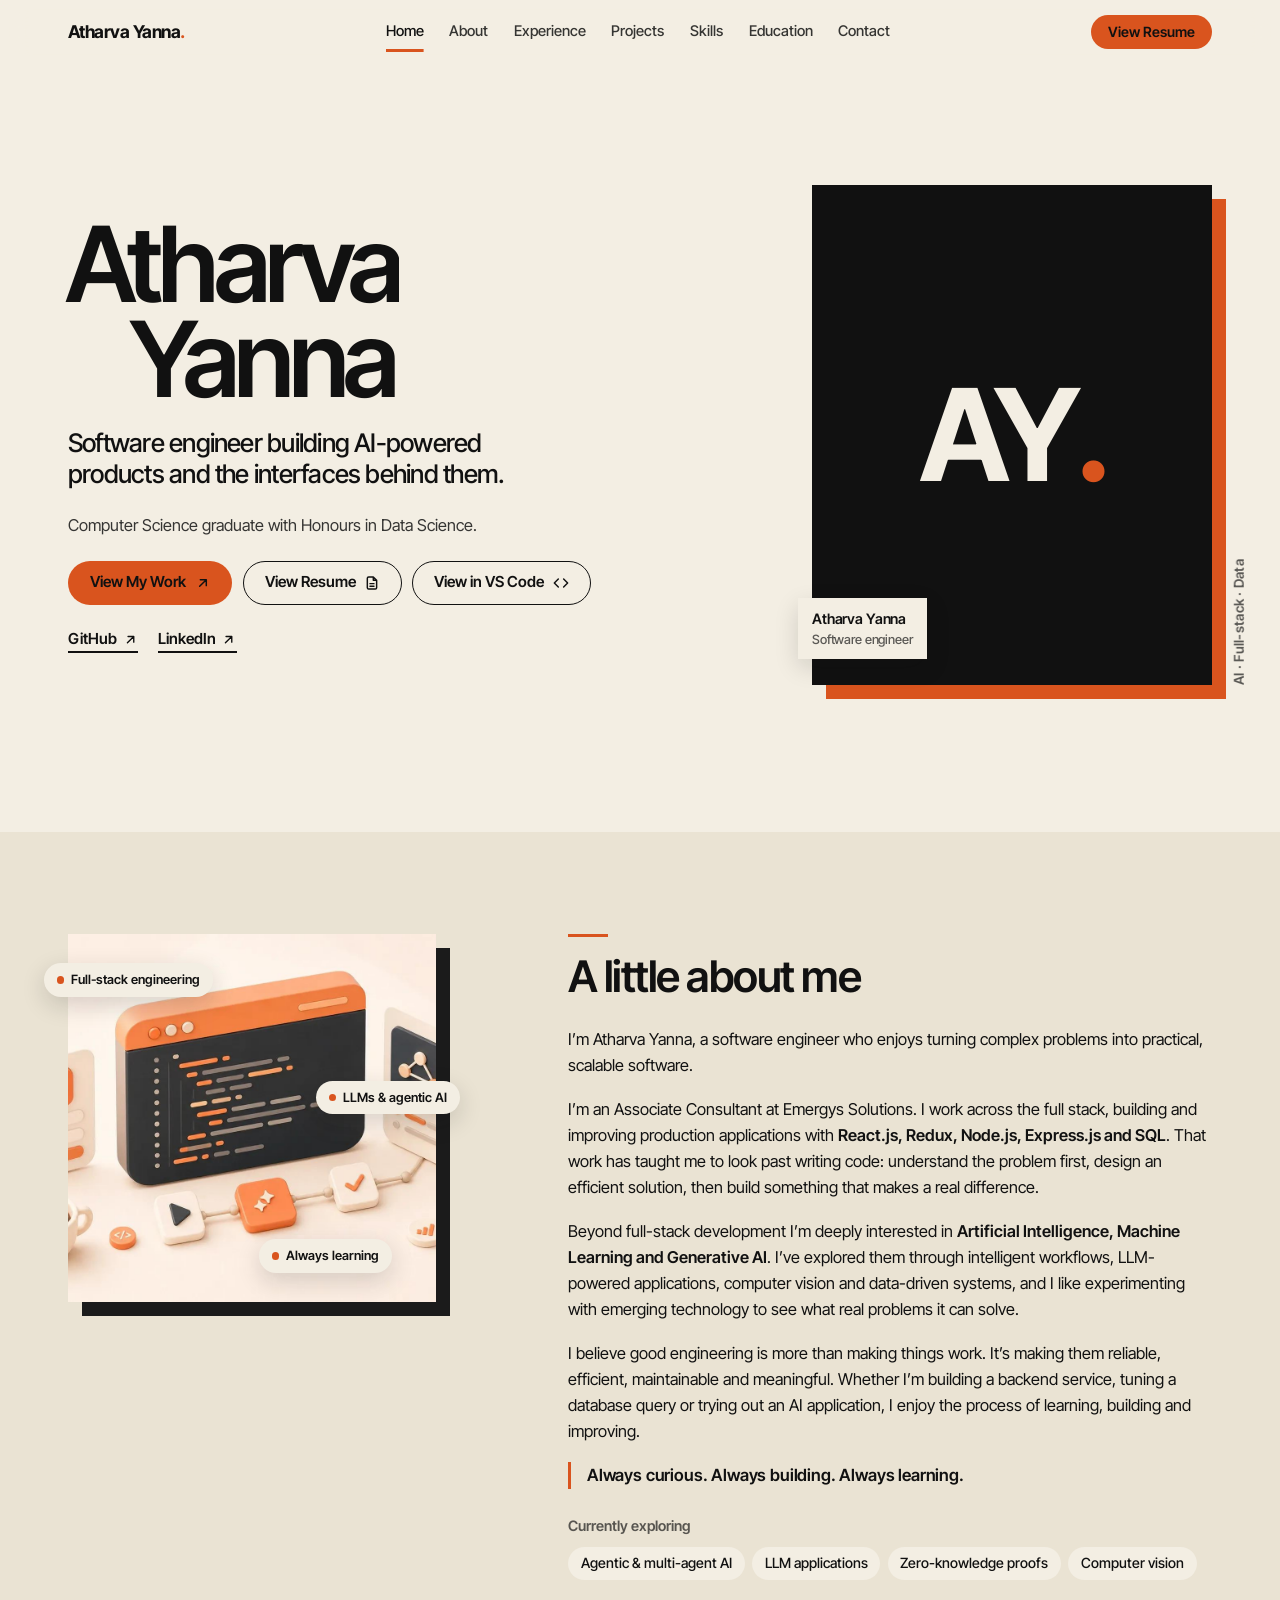
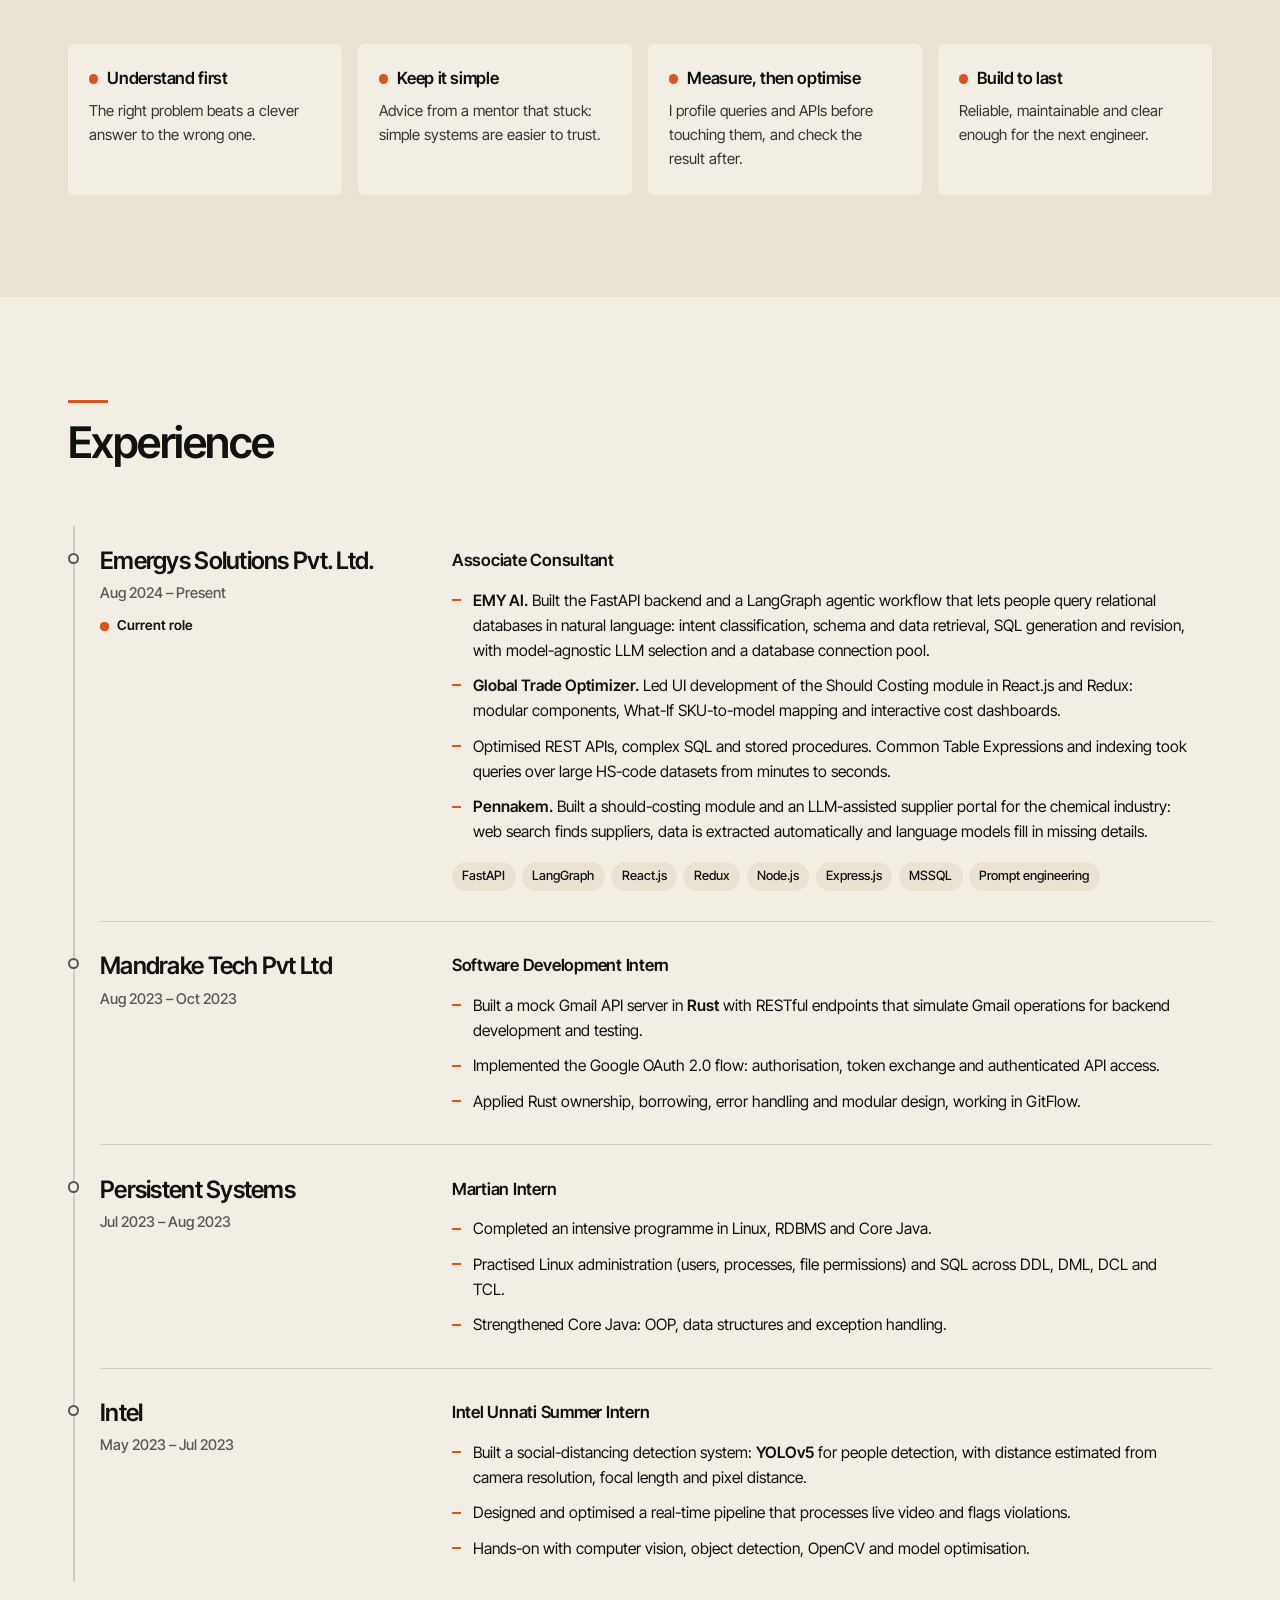
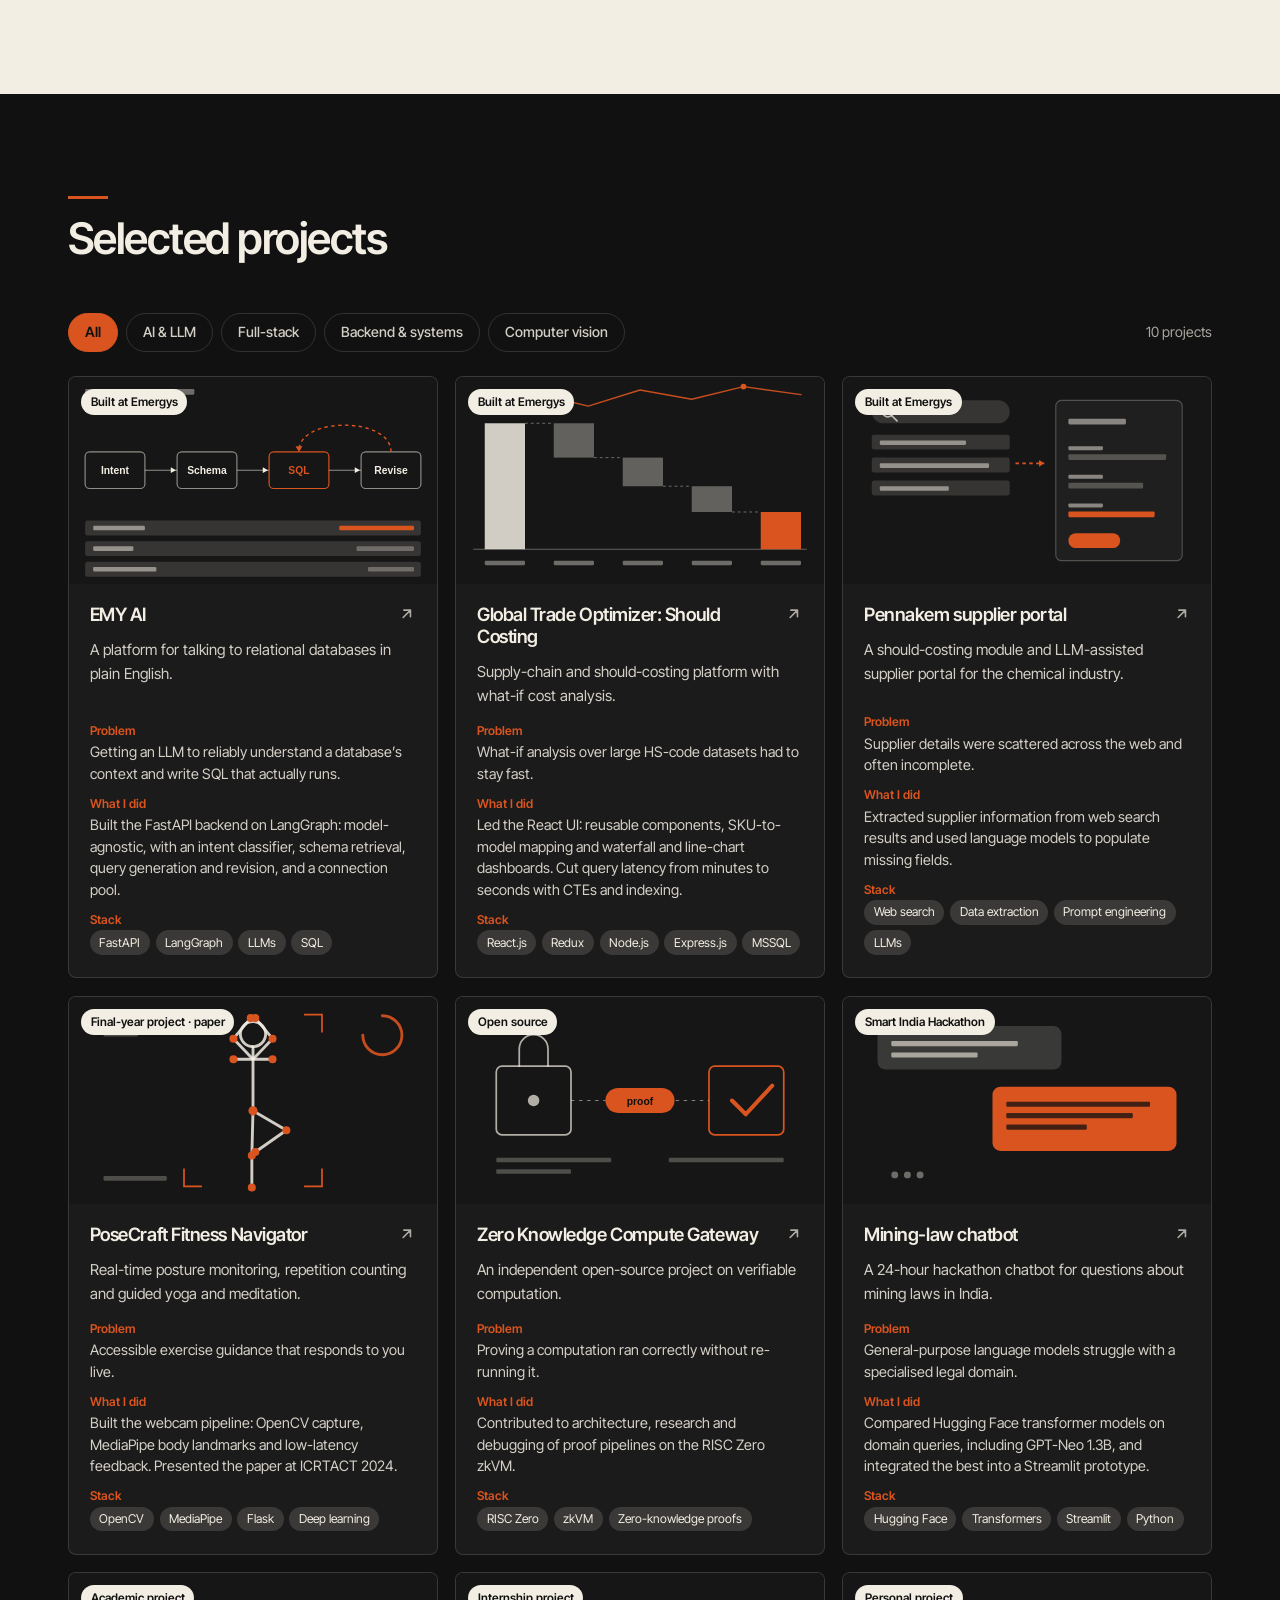
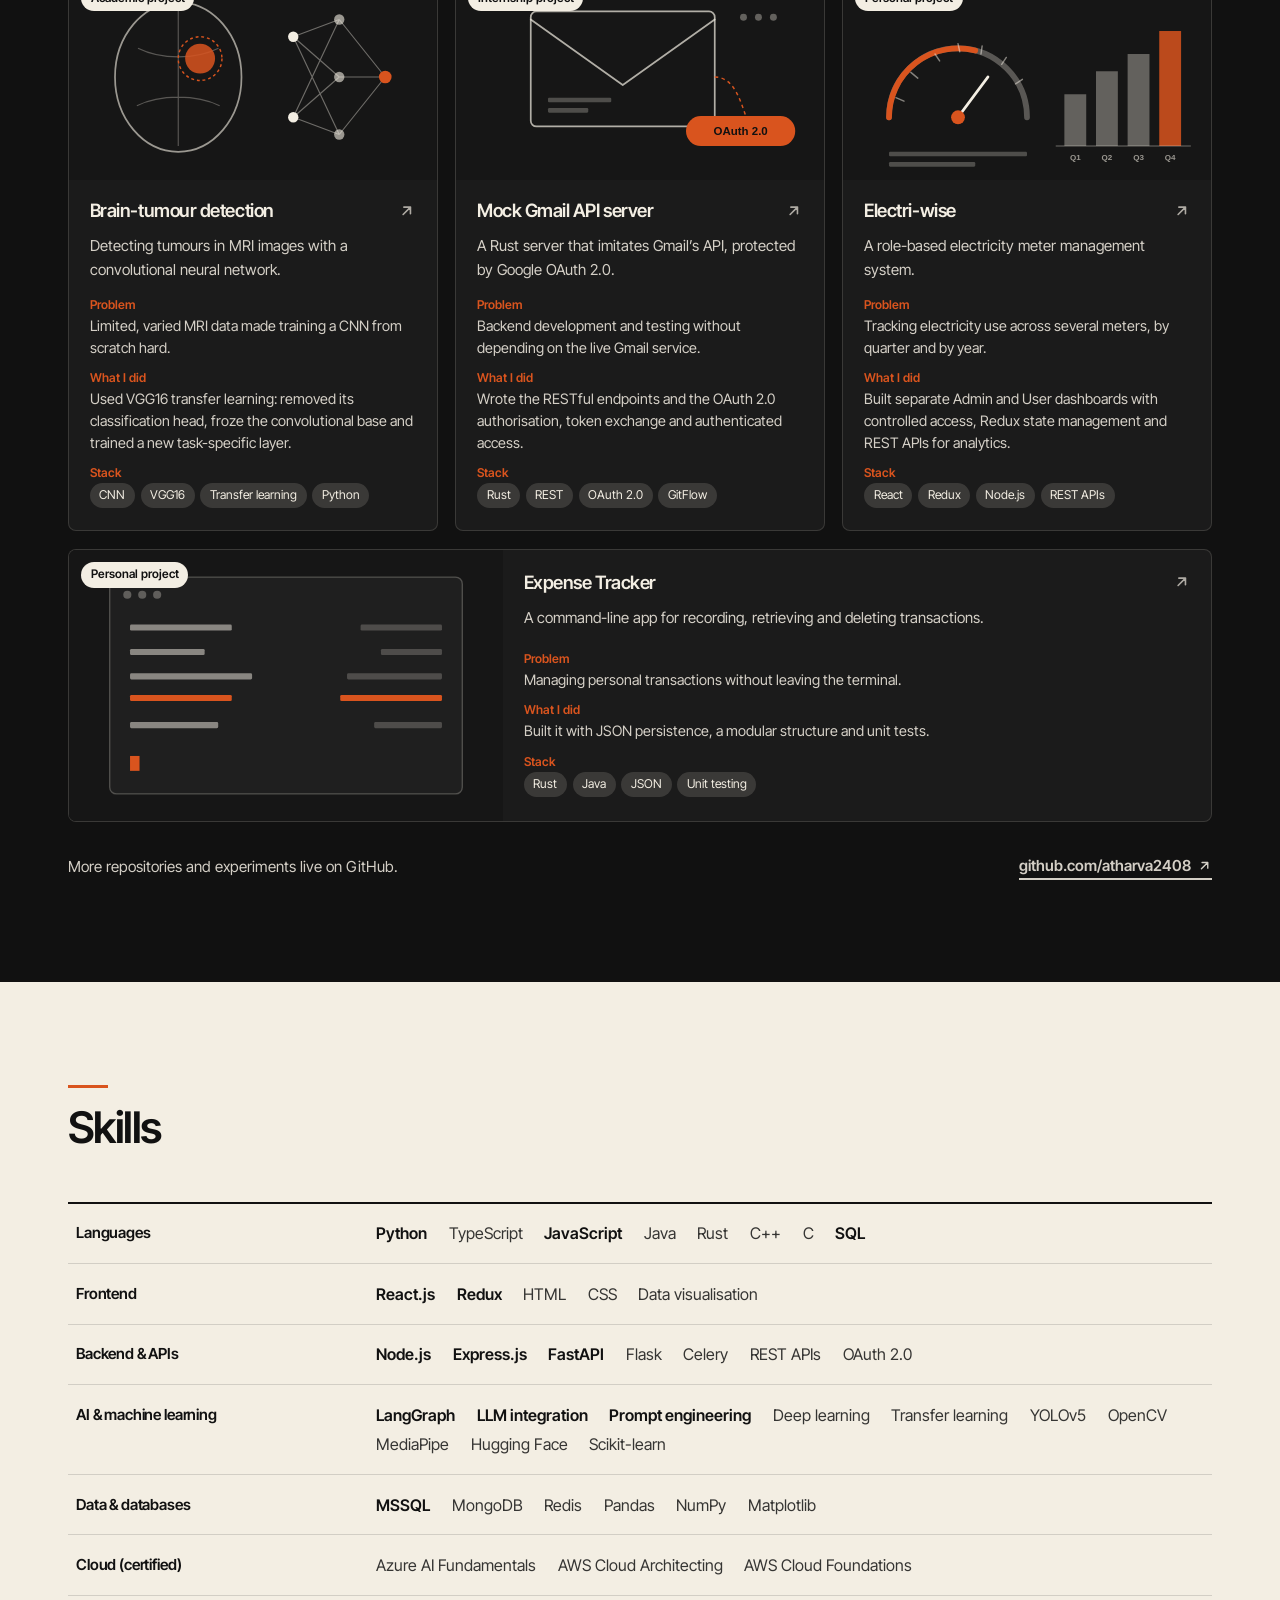
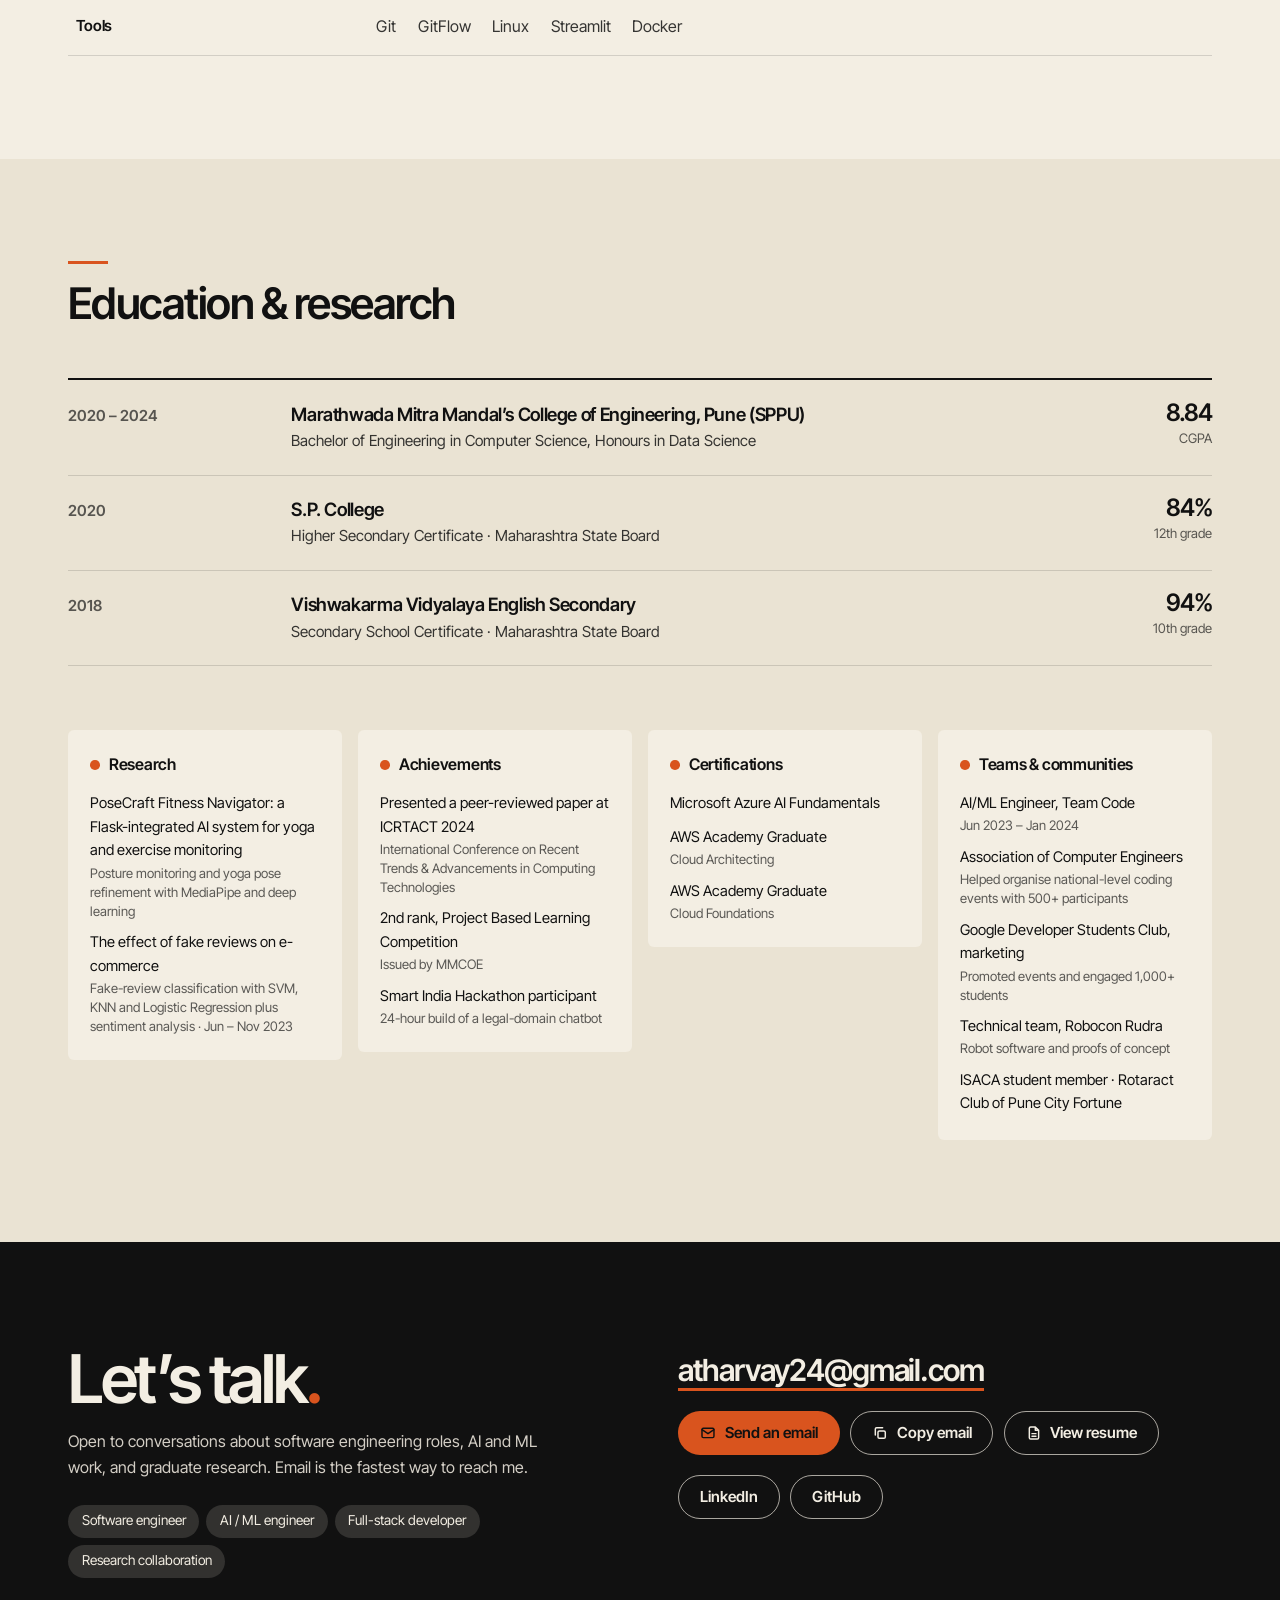
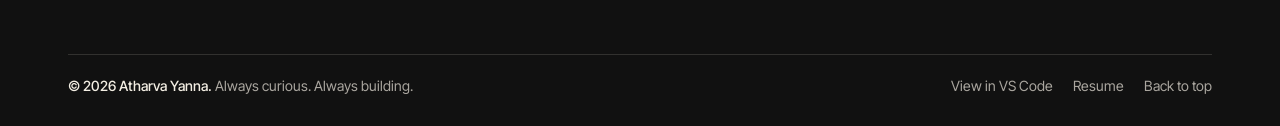
<file: index.html>
<!DOCTYPE html>
<html lang="en">
<head>
  <meta charset="utf-8">
  <meta name="viewport" content="width=device-width, initial-scale=1">
  <title>Atharva Yanna — Software Engineer, AI &amp; Full-Stack</title>
  <meta name="description" content="Atharva Yanna is a software engineer building agentic AI workflows, fast APIs and React interfaces. B.E. Computer Science (Honours in Data Science), working at Emergys Solutions.">
  <meta name="author" content="Atharva Yanna">
  <meta name="theme-color" content="#F3EEE3">
  <link rel="canonical" href="https://atharva2408.github.io/Personal-Portfolio/">
  <meta property="og:type" content="website">
  <meta property="og:title" content="Atharva Yanna — Software Engineer, AI &amp; Full-Stack">
  <meta property="og:description" content="Agentic AI workflows, fast APIs and React interfaces.">
  <meta property="og:url" content="https://atharva2408.github.io/Personal-Portfolio/">
  <meta property="og:image" content="https://atharva2408.github.io/Personal-Portfolio/assets/img/atharva.jpg">
  <meta name="twitter:card" content="summary">
  <link rel="icon" type="image/svg+xml" href="assets/favicon.svg">

  <link rel="preconnect" href="https://fonts.googleapis.com">
  <link rel="preconnect" href="https://fonts.gstatic.com" crossorigin>
  <link href="https://fonts.googleapis.com/css2?family=Inter+Tight:wght@400;500;600;700&display=swap" rel="stylesheet">
  <link rel="stylesheet" href="css/main.css">

  <script>
    document.documentElement.classList.add('js');
    setTimeout(function () { if (!window.__ready) document.documentElement.classList.add('reveal-all'); }, 3500);
  </script>
  <script type="application/ld+json">
  {
    "@context": "https://schema.org",
    "@type": "Person",
    "name": "Atharva Yanna",
    "jobTitle": "Software Engineer",
    "email": "mailto:atharvay24@gmail.com",
    "image": "https://atharva2408.github.io/Personal-Portfolio/assets/img/atharva.jpg",
    "url": "https://atharva2408.github.io/Personal-Portfolio/",
    "worksFor": { "@type": "Organization", "name": "Emergys Solutions Pvt. Ltd." },
    "alumniOf": { "@type": "CollegeOrUniversity", "name": "Marathwada Mitra Mandal's College of Engineering, Pune" },
    "sameAs": ["https://github.com/atharva2408", "https://www.linkedin.com/in/atharvayanna/"]
  }
  </script>
</head>

<body>
  <svg width="0" height="0" style="position:absolute" aria-hidden="true" focusable="false">
    <defs>
      <symbol id="i-out" viewBox="0 0 24 24"><path d="M7 17 17 7M8 7h9v9"/></symbol>
      <symbol id="i-doc" viewBox="0 0 24 24"><path d="M14 3H7a2 2 0 0 0-2 2v14a2 2 0 0 0 2 2h10a2 2 0 0 0 2-2V8zM14 3v5h5M9 13h6M9 17h6"/></symbol>
      <symbol id="i-code" viewBox="0 0 24 24"><path d="m16 18 6-6-6-6M8 6l-6 6 6 6"/></symbol>
      <symbol id="i-copy" viewBox="0 0 24 24"><rect x="9" y="9" width="11" height="11" rx="2"/><path d="M5 15V6a2 2 0 0 1 2-2h9"/></symbol>
      <symbol id="i-mail" viewBox="0 0 24 24"><rect x="3" y="5" width="18" height="14" rx="2"/><path d="m3 7 9 6 9-6"/></symbol>
    </defs>
  </svg>

  <a class="skip" href="#main">Skip to content</a>
  <div class="progress" aria-hidden="true"></div>

  <!-- ===== NAV ===== -->
  <header class="nav" id="nav">
    <div class="wrap nav__inner">
      <a class="nav__logo" href="#home" aria-label="Atharva Yanna — back to top">Atharva Yanna<i>.</i></a>
      <nav class="nav__links" id="navLinks" aria-label="Primary">
        <ul>
          <li><a href="#home">Home</a></li>
          <li><a href="#about">About</a></li>
          <li><a href="#experience">Experience</a></li>
          <li><a href="#projects">Projects</a></li>
          <li><a href="#skills">Skills</a></li>
          <li><a href="#education">Education</a></li>
          <li><a href="#contact">Contact</a></li>
        </ul>
        <span class="nav__ind" aria-hidden="true"></span>
      </nav>
      <a class="btn btn--primary btn--sm nav__cta" href="assets/Atharva_Yanna_Resume.pdf" target="_blank" rel="noopener">View Resume</a>
      <button class="nav__toggle" id="navToggle" type="button" aria-label="Open menu" aria-expanded="false" aria-controls="menu"><span></span><span></span></button>
    </div>
  </header>

  <div class="menu" id="menu" aria-hidden="true" inert>
    <nav aria-label="Mobile">
      <ul>
        <li><a href="#home">Home</a></li>
        <li><a href="#about">About</a></li>
        <li><a href="#experience">Experience</a></li>
        <li><a href="#projects">Projects</a></li>
        <li><a href="#skills">Skills</a></li>
        <li><a href="#education">Education</a></li>
        <li><a href="#contact">Contact</a></li>
      </ul>
    </nav>
    <div class="menu__foot">
      <a href="assets/Atharva_Yanna_Resume.pdf" target="_blank" rel="noopener">View resume</a>
      <a href="vscode/">View in VS Code</a>
      <a href="https://github.com/atharva2408" target="_blank" rel="noopener">GitHub</a>
      <a href="https://www.linkedin.com/in/atharvayanna/" target="_blank" rel="noopener">LinkedIn</a>
    </div>
  </div>

  <main id="main">

    <!-- ===== HERO ===== -->
    <section class="hero" id="home" aria-labelledby="hero-title">
      <div class="wrap">
        <div class="hero__grid">
          <div class="hero__text">

            <h1 class="hero__name" id="hero-title" aria-label="Atharva Yanna">
              <span class="line" aria-hidden="true"><span>Atharva</span></span>
              <span class="line" aria-hidden="true"><span style="--d:110ms">Yanna<span class="dotmark"></span></span></span>
            </h1>

            <p class="hero__lead" data-reveal style="--d:200ms">Software engineer building AI-powered products and the interfaces behind them.</p>
            <p class="hero__intro" data-reveal style="--d:260ms">Computer Science graduate with Honours in Data Science.</p>

            <div class="hero__actions" data-reveal style="--d:320ms">
              <a class="btn btn--primary" href="#projects">View My Work <svg class="ic ic-out" aria-hidden="true"><use href="#i-out"/></svg></a>
              <a class="btn btn--ghost" href="assets/Atharva_Yanna_Resume.pdf" target="_blank" rel="noopener">View Resume <svg class="ic" aria-hidden="true"><use href="#i-doc"/></svg></a>
              <a class="btn btn--ghost" href="vscode/" id="vscodeBtn">View in VS Code <svg class="ic ic-code" aria-hidden="true"><use href="#i-code"/></svg></a>
            </div>
            <div class="hero__links" data-reveal style="--d:380ms">
              <a class="textlink" href="https://github.com/atharva2408" target="_blank" rel="noopener">GitHub <svg class="ic" aria-hidden="true"><use href="#i-out"/></svg></a>
              <a class="textlink" href="https://www.linkedin.com/in/atharvayanna/" target="_blank" rel="noopener">LinkedIn <svg class="ic" aria-hidden="true"><use href="#i-out"/></svg></a>
            </div>
          </div>

          <figure class="photo" data-reveal style="--d:140ms">
            <div class="photo__frame tilt" data-tilt>
              <div class="photo__block" aria-hidden="true"></div>
              <div class="photo__img">
                <div class="photo__mono" aria-hidden="true">AY<i>.</i></div>
                
                <!-- <img src="assets/img/atharva.jpg" alt="Portrait of Atharva Yanna" width="402" height="520" decoding="async" fetchpriority="high" onerror="this.remove()"> -->
              </div>
              <figcaption class="photo__cap">Atharva Yanna<span>Software engineer</span></figcaption>
              <span class="photo__side" aria-hidden="true">AI · Full-stack · Data</span>
            </div>
          </figure>
        </div>
      </div>
    </section>

    <!-- ===== ABOUT ===== -->
    <section class="section tint" id="about" aria-labelledby="about-title">
      <div class="wrap">
        <div class="about">
          <figure class="photo" data-reveal>
            <div class="photo__frame tilt" data-tilt>
              <div class="photo__block__about" aria-hidden="true"></div>
              <div class="photo__img">
                <img src="assets/img/about_me.jpg" alt="Atharva Yanna, smiling, in a navy shirt" width="402" height="520" loading="lazy" decoding="async" onerror="this.remove()">
              </div>
              <span class="chip chip--a">Full-stack engineering</span>
              <span class="chip chip--b">LLMs &amp; agentic AI</span>
              <span class="chip chip--c">Always learning</span>
            </div>
          </figure>

          <div class="about__text">
            <div class="sec-head"><h2 id="about-title" data-reveal>A little about me</h2></div>
            <p data-reveal>I’m Atharva Yanna, a software engineer who enjoys turning complex problems into practical, scalable software.</p>
            <p data-reveal>I’m an Associate Consultant at Emergys Solutions. I work across the full stack, building and improving production applications with <strong>React.js, Redux, Node.js, Express.js and SQL</strong>. That work has taught me to look past writing code: understand the problem first, design an efficient solution, then build something that makes a real difference.</p>
            <p data-reveal>Beyond full-stack development I’m deeply interested in <strong>Artificial Intelligence, Machine Learning and Generative AI</strong>. I’ve explored them through intelligent workflows, LLM-powered applications, computer vision and data-driven systems, and I like experimenting with emerging technology to see what real problems it can solve.</p>
            <p data-reveal>I believe good engineering is more than making things work. It’s making them reliable, efficient, maintainable and meaningful. Whether I’m building a backend service, tuning a database query or trying out an AI application, I enjoy the process of learning, building and improving.</p>
            <p class="about__sign" data-reveal>Always curious. Always building. Always learning.</p>
            <div class="explore" data-reveal>
              <h3>Currently exploring</h3>
              <ul>
                <li>Agentic &amp; multi-agent AI</li>
                <li>LLM applications</li>
                <li>Zero-knowledge proofs</li>
                <li>Computer vision</li>
              </ul>
            </div>
          </div>
        </div>

        <div class="principles" data-stagger aria-label="How I work">
          <div class="principle"><h3>Understand first</h3><p>The right problem beats a clever answer to the wrong one.</p></div>
          <div class="principle"><h3>Keep it simple</h3><p>Advice from a mentor that stuck: simple systems are easier to trust.</p></div>
          <div class="principle"><h3>Measure, then optimise</h3><p>I profile queries and APIs before touching them, and check the result after.</p></div>
          <div class="principle"><h3>Build to last</h3><p>Reliable, maintainable and clear enough for the next engineer.</p></div>
        </div>
      </div>
    </section>

    <!-- ===== EXPERIENCE ===== -->
    <section class="section" id="experience" aria-labelledby="exp-title">
      <div class="wrap">
        <div class="sec-head">
          <h2 id="exp-title" data-reveal>Experience</h2>
        </div>

        <div class="timeline" id="timeline">
          <article class="xp" data-reveal>
            <div>
              <h3 class="xp__org">Emergys Solutions Pvt. Ltd.</h3>
              <p class="xp__date">Aug 2024 – Present</p>
              <p class="xp__now"><span class="dot" aria-hidden="true"></span>Current role</p>
            </div>
            <div>
              <p class="xp__role">Associate Consultant</p>
              <ul class="xp__list">
                <li><strong>EMY AI.</strong> Built the FastAPI backend and a LangGraph agentic workflow that lets people query relational databases in natural language: intent classification, schema and data retrieval, SQL generation and revision, with model-agnostic LLM selection and a database connection pool.</li>
                <li><strong>Global Trade Optimizer.</strong> Led UI development of the Should Costing module in React.js and Redux: modular components, What-If SKU-to-model mapping and interactive cost dashboards.</li>
                <li>Optimised REST APIs, complex SQL and stored procedures. Common Table Expressions and indexing took queries over large HS-code datasets from minutes to seconds.</li>
                <li><strong>Pennakem.</strong> Built a should-costing module and an LLM-assisted supplier portal for the chemical industry: web search finds suppliers, data is extracted automatically and language models fill in missing details.</li>
              </ul>
              <ul class="xp__stack" aria-label="Technologies">
                <li class="tag">FastAPI</li><li class="tag">LangGraph</li><li class="tag">React.js</li><li class="tag">Redux</li><li class="tag">Node.js</li><li class="tag">Express.js</li><li class="tag">MSSQL</li><li class="tag">Prompt engineering</li>
              </ul>
            </div>
          </article>

          <article class="xp" data-reveal>
            <div><h3 class="xp__org">Mandrake Tech Pvt Ltd</h3><p class="xp__date">Aug 2023 – Oct 2023</p></div>
            <div>
              <p class="xp__role">Software Development Intern</p>
              <ul class="xp__list">
                <li>Built a mock Gmail API server in <strong>Rust</strong> with RESTful endpoints that simulate Gmail operations for backend development and testing.</li>
                <li>Implemented the Google OAuth 2.0 flow: authorisation, token exchange and authenticated API access.</li>
                <li>Applied Rust ownership, borrowing, error handling and modular design, working in GitFlow.</li>
              </ul>
            </div>
          </article>

          <article class="xp" data-reveal>
            <div><h3 class="xp__org">Persistent Systems</h3><p class="xp__date">Jul 2023 – Aug 2023</p></div>
            <div>
              <p class="xp__role">Martian Intern</p>
              <ul class="xp__list">
                <li>Completed an intensive programme in Linux, RDBMS and Core Java.</li>
                <li>Practised Linux administration (users, processes, file permissions) and SQL across DDL, DML, DCL and TCL.</li>
                <li>Strengthened Core Java: OOP, data structures and exception handling.</li>
              </ul>
            </div>
          </article>

          <article class="xp" data-reveal>
            <div><h3 class="xp__org">Intel</h3><p class="xp__date">May 2023 – Jul 2023</p></div>
            <div>
              <p class="xp__role">Intel Unnati Summer Intern</p>
              <ul class="xp__list">
                <li>Built a social-distancing detection system: <strong>YOLOv5</strong> for people detection, with distance estimated from camera resolution, focal length and pixel distance.</li>
                <li>Designed and optimised a real-time pipeline that processes live video and flags violations.</li>
                <li>Hands-on with computer vision, object detection, OpenCV and model optimisation.</li>
              </ul>
            </div>
          </article>
        </div>
      </div>
    </section>

    <!-- ===== PROJECTS ===== -->
    <section class="section dark" id="projects" aria-labelledby="proj-title">
      <div class="wrap">
        <div class="sec-head">
          <h2 id="proj-title" data-reveal>Selected projects</h2>
        </div>

        <div class="filters" id="filters" role="group" aria-label="Filter projects" data-reveal>
          <button type="button" data-f="all" aria-pressed="true">All</button>
          <button type="button" data-f="ai" aria-pressed="false">AI &amp; LLM</button>
          <button type="button" data-f="fullstack" aria-pressed="false">Full-stack</button>
          <button type="button" data-f="backend" aria-pressed="false">Backend &amp; systems</button>
          <button type="button" data-f="vision" aria-pressed="false">Computer vision</button>
          <span class="filters__count" id="count" role="status" aria-live="polite">10 projects</span>
        </div>

        <div class="projects" id="projectGrid" data-stagger>
          <article class="card" data-tags="ai backend">
            <div class="card__thumb"><img src="assets/img/thumbs/agentic.svg" alt="Abstract workflow diagram: intent, schema, SQL, revise" width="640" height="400" loading="lazy"><span class="card__kind">Built at Emergys</span></div>
            <div class="card__body">
              <h3 class="card__title">EMY AI <svg class="ic" aria-hidden="true"><use href="#i-out"/></svg></h3>
              <p class="card__desc">A platform for talking to relational databases in plain English.</p>
              <dl>
                <div><dt>Problem</dt><dd>Getting an LLM to reliably understand a database’s context and write SQL that actually runs.</dd></div>
                <div><dt>What I did</dt><dd>Built the FastAPI backend on LangGraph: model-agnostic, with an intent classifier, schema retrieval, query generation and revision, and a connection pool.</dd></div>
                <div><dt>Stack</dt><dd><ul class="chips"><li>FastAPI</li><li>LangGraph</li><li>LLMs</li><li>SQL</li></ul></dd></div>
              </dl>
            </div>
          </article>

          <article class="card" data-tags="fullstack backend">
            <div class="card__thumb"><img src="assets/img/thumbs/costing.svg" alt="Abstract waterfall chart with highlighted total" width="640" height="400" loading="lazy"><span class="card__kind">Built at Emergys</span></div>
            <div class="card__body">
              <h3 class="card__title">Global Trade Optimizer: Should Costing <svg class="ic" aria-hidden="true"><use href="#i-out"/></svg></h3>
              <p class="card__desc">Supply-chain and should-costing platform with what-if cost analysis.</p>
              <dl>
                <div><dt>Problem</dt><dd>What-if analysis over large HS-code datasets had to stay fast.</dd></div>
                <div><dt>What I did</dt><dd>Led the React UI: reusable components, SKU-to-model mapping and waterfall and line-chart dashboards. Cut query latency from minutes to seconds with CTEs and indexing.</dd></div>
                <div><dt>Stack</dt><dd><ul class="chips"><li>React.js</li><li>Redux</li><li>Node.js</li><li>Express.js</li><li>MSSQL</li></ul></dd></div>
              </dl>
            </div>
          </article>

          <article class="card" data-tags="ai fullstack">
            <div class="card__thumb"><img src="assets/img/thumbs/supplier.svg" alt="Abstract search results being filled into a supplier record" width="640" height="400" loading="lazy"><span class="card__kind">Built at Emergys</span></div>
            <div class="card__body">
              <h3 class="card__title">Pennakem supplier portal <svg class="ic" aria-hidden="true"><use href="#i-out"/></svg></h3>
              <p class="card__desc">A should-costing module and LLM-assisted supplier portal for the chemical industry.</p>
              <dl>
                <div><dt>Problem</dt><dd>Supplier details were scattered across the web and often incomplete.</dd></div>
                <div><dt>What I did</dt><dd>Extracted supplier information from web search results and used language models to populate missing fields.</dd></div>
                <div><dt>Stack</dt><dd><ul class="chips"><li>Web search</li><li>Data extraction</li><li>Prompt engineering</li><li>LLMs</li></ul></dd></div>
              </dl>
            </div>
          </article>

          <article class="card" data-tags="ai vision">
            <div class="card__thumb"><img src="assets/img/thumbs/pose.svg" alt="Abstract yoga pose skeleton with tracked joints" width="640" height="400" loading="lazy"><span class="card__kind">Final-year project · paper</span></div>
            <div class="card__body">
              <h3 class="card__title">PoseCraft Fitness Navigator <svg class="ic" aria-hidden="true"><use href="#i-out"/></svg></h3>
              <p class="card__desc">Real-time posture monitoring, repetition counting and guided yoga and meditation.</p>
              <dl>
                <div><dt>Problem</dt><dd>Accessible exercise guidance that responds to you live.</dd></div>
                <div><dt>What I did</dt><dd>Built the webcam pipeline: OpenCV capture, MediaPipe body landmarks and low-latency feedback. Presented the paper at ICRTACT 2024.</dd></div>
                <div><dt>Stack</dt><dd><ul class="chips"><li>OpenCV</li><li>MediaPipe</li><li>Flask</li><li>Deep learning</li></ul></dd></div>
              </dl>
            </div>
          </article>

          <article class="card" data-tags="backend">
            <div class="card__thumb"><img src="assets/img/thumbs/zk.svg" alt="Abstract zero-knowledge proof: a locked box produces a verified check mark" width="640" height="400" loading="lazy"><span class="card__kind">Open source</span></div>
            <div class="card__body">
              <h3 class="card__title">Zero Knowledge Compute Gateway <svg class="ic" aria-hidden="true"><use href="#i-out"/></svg></h3>
              <p class="card__desc">An independent open-source project on verifiable computation.</p>
              <dl>
                <div><dt>Problem</dt><dd>Proving a computation ran correctly without re-running it.</dd></div>
                <div><dt>What I did</dt><dd>Contributed to architecture, research and debugging of proof pipelines on the RISC Zero zkVM.</dd></div>
                <div><dt>Stack</dt><dd><ul class="chips"><li>RISC Zero</li><li>zkVM</li><li>Zero-knowledge proofs</li></ul></dd></div>
              </dl>
            </div>
          </article>

          <article class="card" data-tags="ai">
            <div class="card__thumb"><img src="assets/img/thumbs/chatbot.svg" alt="Abstract chat bubbles" width="640" height="400" loading="lazy"><span class="card__kind">Smart India Hackathon</span></div>
            <div class="card__body">
              <h3 class="card__title">Mining-law chatbot <svg class="ic" aria-hidden="true"><use href="#i-out"/></svg></h3>
              <p class="card__desc">A 24-hour hackathon chatbot for questions about mining laws in India.</p>
              <dl>
                <div><dt>Problem</dt><dd>General-purpose language models struggle with a specialised legal domain.</dd></div>
                <div><dt>What I did</dt><dd>Compared Hugging Face transformer models on domain queries, including GPT-Neo 1.3B, and integrated the best into a Streamlit prototype.</dd></div>
                <div><dt>Stack</dt><dd><ul class="chips"><li>Hugging Face</li><li>Transformers</li><li>Streamlit</li><li>Python</li></ul></dd></div>
              </dl>
            </div>
          </article>

          <article class="card" data-tags="ai vision">
            <div class="card__thumb"><img src="assets/img/thumbs/mri.svg" alt="Abstract brain scan with a highlighted region and a neural network" width="640" height="400" loading="lazy"><span class="card__kind">Academic project</span></div>
            <div class="card__body">
              <h3 class="card__title">Brain-tumour detection <svg class="ic" aria-hidden="true"><use href="#i-out"/></svg></h3>
              <p class="card__desc">Detecting tumours in MRI images with a convolutional neural network.</p>
              <dl>
                <div><dt>Problem</dt><dd>Limited, varied MRI data made training a CNN from scratch hard.</dd></div>
                <div><dt>What I did</dt><dd>Used VGG16 transfer learning: removed its classification head, froze the convolutional base and trained a new task-specific layer.</dd></div>
                <div><dt>Stack</dt><dd><ul class="chips"><li>CNN</li><li>VGG16</li><li>Transfer learning</li><li>Python</li></ul></dd></div>
              </dl>
            </div>
          </article>

          <article class="card" data-tags="backend">
            <div class="card__thumb"><img src="assets/img/thumbs/mail.svg" alt="Abstract envelope with OAuth 2.0 token chip" width="640" height="400" loading="lazy"><span class="card__kind">Internship project</span></div>
            <div class="card__body">
              <h3 class="card__title">Mock Gmail API server <svg class="ic" aria-hidden="true"><use href="#i-out"/></svg></h3>
              <p class="card__desc">A Rust server that imitates Gmail’s API, protected by Google OAuth 2.0.</p>
              <dl>
                <div><dt>Problem</dt><dd>Backend development and testing without depending on the live Gmail service.</dd></div>
                <div><dt>What I did</dt><dd>Wrote the RESTful endpoints and the OAuth 2.0 authorisation, token exchange and authenticated access.</dd></div>
                <div><dt>Stack</dt><dd><ul class="chips"><li>Rust</li><li>REST</li><li>OAuth 2.0</li><li>GitFlow</li></ul></dd></div>
              </dl>
            </div>
          </article>

          <article class="card" data-tags="fullstack">
            <div class="card__thumb"><img src="assets/img/thumbs/meter.svg" alt="Abstract meter dial and quarterly bars" width="640" height="400" loading="lazy"><span class="card__kind">Personal project</span></div>
            <div class="card__body">
              <h3 class="card__title">Electri-wise <svg class="ic" aria-hidden="true"><use href="#i-out"/></svg></h3>
              <p class="card__desc">A role-based electricity meter management system.</p>
              <dl>
                <div><dt>Problem</dt><dd>Tracking electricity use across several meters, by quarter and by year.</dd></div>
                <div><dt>What I did</dt><dd>Built separate Admin and User dashboards with controlled access, Redux state management and REST APIs for analytics.</dd></div>
                <div><dt>Stack</dt><dd><ul class="chips"><li>React</li><li>Redux</li><li>Node.js</li><li>REST APIs</li></ul></dd></div>
              </dl>
            </div>
          </article>

          <article class="card" data-tags="backend">
            <div class="card__thumb"><img src="assets/img/thumbs/ledger.svg" alt="Abstract terminal window with ledger rows" width="640" height="400" loading="lazy"><span class="card__kind">Personal project</span></div>
            <div class="card__body">
              <h3 class="card__title">Expense Tracker <svg class="ic" aria-hidden="true"><use href="#i-out"/></svg></h3>
              <p class="card__desc">A command-line app for recording, retrieving and deleting transactions.</p>
              <dl>
                <div><dt>Problem</dt><dd>Managing personal transactions without leaving the terminal.</dd></div>
                <div><dt>What I did</dt><dd>Built it with JSON persistence, a modular structure and unit tests.</dd></div>
                <div><dt>Stack</dt><dd><ul class="chips"><li>Rust</li><li>Java</li><li>JSON</li><li>Unit testing</li></ul></dd></div>
              </dl>
            </div>
          </article>
        </div>

        <p class="projects__more" data-reveal>
          <span>More repositories and experiments live on GitHub.</span>
          <a class="textlink" href="https://github.com/atharva2408" target="_blank" rel="noopener">github.com/atharva2408 <svg class="ic" aria-hidden="true"><use href="#i-out"/></svg></a>
        </p>

      </div>
    </section>

    <!-- ===== SKILLS ===== -->
    <section class="section" id="skills" aria-labelledby="skills-title">
      <div class="wrap">
        <div class="sec-head">
          <h2 id="skills-title" data-reveal>Skills</h2>
        </div>
        <div class="skills" data-stagger>
          <div class="skill" tabindex="0"><h3>Languages</h3><p><span class="k">Python</span><span>TypeScript</span><span class="k">JavaScript</span><span>Java</span><span>Rust</span><span>C++</span><span>C</span><span class="k">SQL</span></p></div>
          <div class="skill" tabindex="0"><h3>Frontend</h3><p><span class="k">React.js</span><span class="k">Redux</span><span>HTML</span><span>CSS</span><span>Data visualisation</span></p></div>
          <div class="skill" tabindex="0"><h3>Backend &amp; APIs</h3><p><span class="k">Node.js</span><span class="k">Express.js</span><span class="k">FastAPI</span><span>Flask</span><span>Celery</span><span>REST APIs</span><span>OAuth 2.0</span></p></div>
          <div class="skill" tabindex="0"><h3>AI &amp; machine learning</h3><p><span class="k">LangGraph</span><span class="k">LLM integration</span><span class="k">Prompt engineering</span><span>Deep learning</span><span>Transfer learning</span><span>YOLOv5</span><span>OpenCV</span><span>MediaPipe</span><span>Hugging Face</span><span>Scikit-learn</span></p></div>
          <div class="skill" tabindex="0"><h3>Data &amp; databases</h3><p><span class="k">MSSQL</span><span>MongoDB</span><span>Redis</span><span>Pandas</span><span>NumPy</span><span>Matplotlib</span></p></div>
          <div class="skill" tabindex="0"><h3>Cloud (certified)</h3><p><span>Azure AI Fundamentals</span><span>AWS Cloud Architecting</span><span>AWS Cloud Foundations</span></p></div>
          <div class="skill" tabindex="0"><h3>Tools</h3><p><span>Git</span><span>GitFlow</span><span>Linux</span><span>Streamlit</span><span>Docker</span></p></div>
        </div>
      </div>
    </section>

    <!-- ===== EDUCATION ===== -->
    <section class="section tint" id="education" aria-labelledby="edu-title">
      <div class="wrap">
        <div class="sec-head">
          <h2 id="edu-title" data-reveal>Education &amp; research</h2>
        </div>

        <div class="edu" data-stagger>
          <div class="edu__row">
            <p class="edu__years">2020 – 2024</p>
            <div class="edu__main">
              <h3>Marathwada Mitra Mandal’s College of Engineering, Pune (SPPU)</h3>
              <p>Bachelor of Engineering in Computer Science, Honours in Data Science</p>
            </div>
            <p class="edu__score"><strong>8.84</strong><span>CGPA</span></p>
          </div>
          <div class="edu__row">
            <p class="edu__years">2020</p>
            <div class="edu__main"><h3>S.P. College</h3><p>Higher Secondary Certificate · Maharashtra State Board</p></div>
            <p class="edu__score"><strong>84%</strong><span>12th grade</span></p>
          </div>
          <div class="edu__row">
            <p class="edu__years">2018</p>
            <div class="edu__main"><h3>Vishwakarma Vidyalaya English Secondary</h3><p>Secondary School Certificate · Maharashtra State Board</p></div>
            <p class="edu__score"><strong>94%</strong><span>10th grade</span></p>
          </div>
        </div>

        <div class="recog" data-stagger>
          <div>
            <h3>Research</h3>
            <ul>
              <li>PoseCraft Fitness Navigator: a Flask-integrated AI system for yoga and exercise monitoring<small>Posture monitoring and yoga pose refinement with MediaPipe and deep learning</small></li>
              <li>The effect of fake reviews on e-commerce<small>Fake-review classification with SVM, KNN and Logistic Regression plus sentiment analysis · Jun – Nov 2023</small></li>
            </ul>
          </div>
          <div>
            <h3>Achievements</h3>
            <ul>
              <li>Presented a peer-reviewed paper at ICRTACT 2024<small>International Conference on Recent Trends &amp; Advancements in Computing Technologies</small></li>
              <li>2nd rank, Project Based Learning Competition<small>Issued by MMCOE</small></li>
              <li>Smart India Hackathon participant<small>24-hour build of a legal-domain chatbot</small></li>
            </ul>
          </div>
          <div>
            <h3>Certifications</h3>
            <ul>
              <li>Microsoft Azure AI Fundamentals</li>
              <li>AWS Academy Graduate<small>Cloud Architecting</small></li>
              <li>AWS Academy Graduate<small>Cloud Foundations</small></li>
            </ul>
          </div>
          <div>
            <h3>Teams &amp; communities</h3>
            <ul>
              <li>AI/ML Engineer, Team Code<small>Jun 2023 – Jan 2024</small></li>
              <li>Association of Computer Engineers<small>Helped organise national-level coding events with 500+ participants</small></li>
              <li>Google Developer Students Club, marketing<small>Promoted events and engaged 1,000+ students</small></li>
              <li>Technical team, Robocon Rudra<small>Robot software and proofs of concept</small></li>
              <li>ISACA student member · Rotaract Club of Pune City Fortune</li>
            </ul>
          </div>
        </div>
      </div>
    </section>

    <!-- ===== CONTACT ===== -->
    <section class="section dark contact" id="contact" aria-labelledby="contact-title">
      <div class="wrap">
        <div class="contact__grid">
          <div>
            <h2 class="contact__title" id="contact-title" data-reveal>Let’s talk</h2>
            <p class="contact__lede" data-reveal style="--d:80ms">Open to conversations about software engineering roles, AI and ML work, and graduate research. Email is the fastest way to reach me.</p>
            <ul class="roles" data-stagger aria-label="Open to">
              <li>Software engineer</li><li>AI / ML engineer</li><li>Full-stack developer</li><li>Research collaboration</li>
            </ul>
          </div>
          <div class="contact__main" data-reveal style="--d:120ms">
            <a class="contact__mail" id="mailLink" href="mailto:atharvay24@gmail.com">atharvay24@gmail.com</a>
            <div class="contact__row">
              <a class="btn btn--primary" href="mailto:atharvay24@gmail.com?subject=Hello%20Atharva"><svg class="ic" aria-hidden="true"><use href="#i-mail"/></svg>Send an email</a>
              <button class="btn btn--light" type="button" id="copyMail"><svg class="ic" aria-hidden="true"><use href="#i-copy"/></svg>Copy email</button>
              <a class="btn btn--light" href="assets/Atharva_Yanna_Resume.pdf" target="_blank" rel="noopener"><svg class="ic" aria-hidden="true"><use href="#i-doc"/></svg>View resume</a>
            </div>
            <div class="contact__row">
              <a class="btn btn--light" href="https://www.linkedin.com/in/atharvayanna/" target="_blank" rel="noopener">LinkedIn</a>
              <a class="btn btn--light" href="https://github.com/atharva2408" target="_blank" rel="noopener">GitHub</a>
            </div>
          </div>
        </div>
        <footer class="foot">
          <p><strong>© <span id="year">2026</span> Atharva Yanna.</strong> Always curious. Always building.</p>
          <nav aria-label="Footer">
            <a href="vscode/">View in VS Code</a>
            <a href="assets/Atharva_Yanna_Resume.pdf" target="_blank" rel="noopener">Resume</a>
            <a href="#home">Back to top</a>
          </nav>
        </footer>
      </div>
    </section>
  </main>

  <div class="toast" id="toast" role="status" aria-live="polite"></div>
  <script src="js/main.js" defer></script>
</body>
</html>
</file>
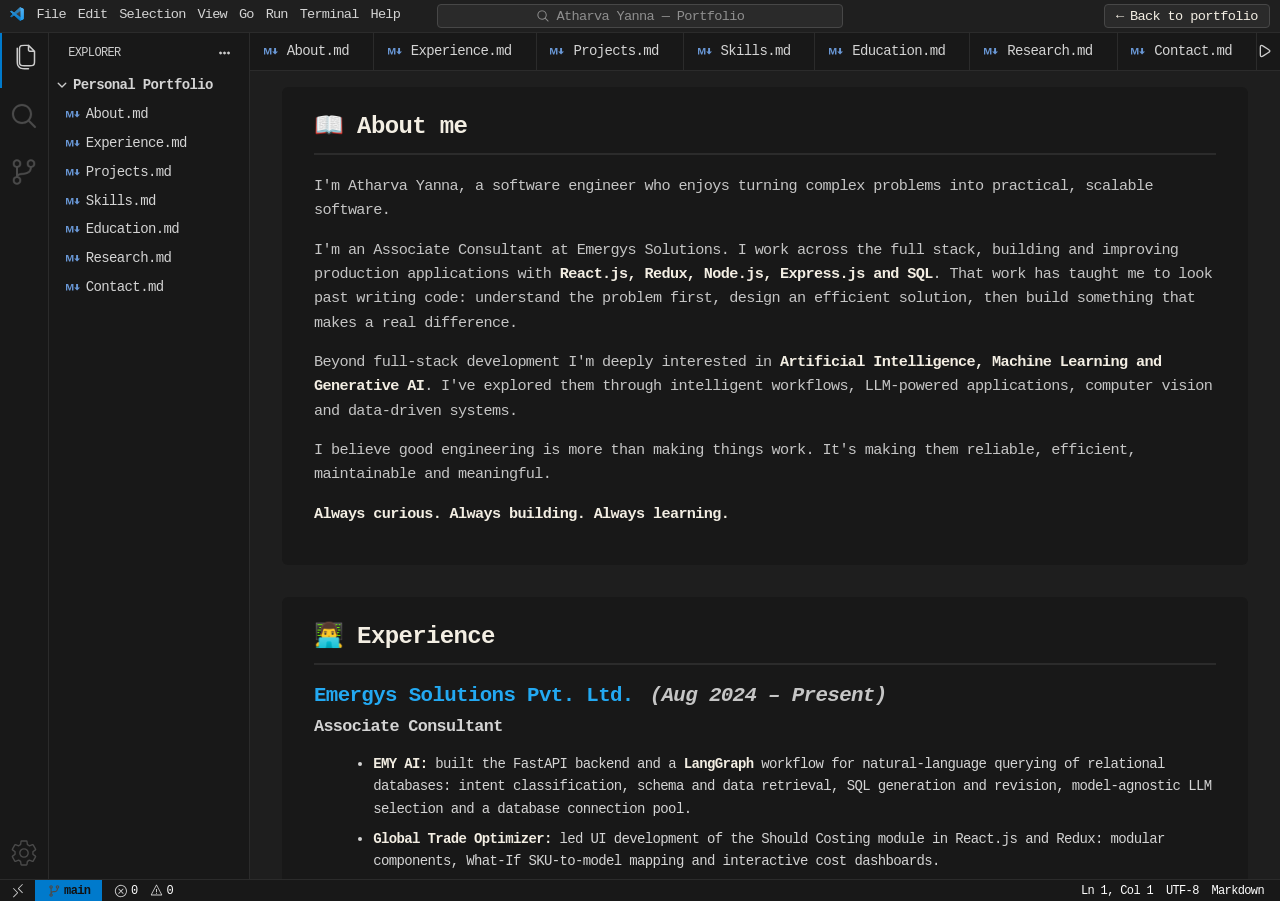
<file: vscode/index.html>
<!DOCTYPE html>
<html lang="en">

<head>
    <meta charset="utf-8">
    <title>Atharva Yanna · VS Code view</title>
    <meta name="description" content="Atharva Yanna's portfolio in a VS Code-style view: software engineer building agentic AI workflows, fast APIs and React interfaces.">
    <meta name="viewport" content="width=device-width, initial-scale=1.0">
    <meta name="theme-color" content="#181818">
    <link rel="canonical" href="https://atharva2408.github.io/Personal-Portfolio/vscode/">
    <link rel="icon" type="image/svg+xml" href="../assets/icon/vs-code-svg.svg" />
    <link rel="stylesheet" href="style.css">
    <link rel="stylesheet" href="icon-style.css">
    <link href="https://fonts.googleapis.com/css2?family=Fira+Code&display=swap" rel="stylesheet">
</head>

<body>

    <!-- TOP MENU BAR -->
    <div class="top-bar">
        <div class="menu">
            <div>
                <img src="../assets/icon/vs-code-svg.svg" class="vs-code-logo" alt="VS Code logo: show all files" title="Show all files" />
            </div>
            <span>File</span>
            <span>Edit</span>
            <span>Selection</span>
            <span>View</span>
            <span>Go</span>
            <span>Run</span>
            <span>Terminal</span>
            <span>Help</span>
        </div>
        <div class="search-box">
            <img src="../assets/icon/icons8-search.svg" class="search-icon" alt="" />
            <span>Atharva Yanna — Portfolio</span>
        </div>
        <a class="back-link" href="../" aria-label="Back to the main portfolio">&larr; <span>Back to portfolio</span></a>
    </div>

    <div class="main">
        <!-- ACTIVITY BAR -->
        <div class="activity-bar">
            <div class="files-div" style="padding-left: 0.25rem;">
                <img src="../assets/icon/file-svg.svg" class="file-icon" alt="Explorer" />
            </div>
            <div>
                <img src="../assets/icon/search-activity-icon.svg" alt="Search" />
            </div>
            <div>
                <img src="../assets/icon/icons8-code-fork-48.png" class="git-icon" alt="Source control" />
            </div>
            <div class="setting-icon">
                <img src="../assets/icon/settings-icon.svg" class="settings-icon" alt="Settings" />
            </div>
        </div>

        <!-- EXPLORER -->
        <div class="explorer">
            <div class="explorer-title">
                <span>EXPLORER</span>
                <img src="../assets/icon/options-svgrepo-com.svg" class="explorer-options-icon" alt="" />
            </div>
            <div class="files-container">
                <div class="files-title">
                    <img src="../assets/icon/Dropdown icon.svg" alt="" />
                    Personal Portfolio
                </div>
                <div class="files">
                    <div class="file" data-file="about">
                        <img src="../assets/icon/markdown-svgrepo-com.svg" class="md-file-icon" alt="" />
                        About.md
                    </div>
                    <div class="file" data-file="experience">
                        <img src="../assets/icon/markdown-svgrepo-com.svg" class="md-file-icon" alt="" />
                        Experience.md
                    </div>
                    <div class="file" data-file="projects">
                        <img src="../assets/icon/markdown-svgrepo-com.svg" class="md-file-icon" alt="" />
                        Projects.md
                    </div>
                    <div class="file" data-file="skills">
                        <img src="../assets/icon/markdown-svgrepo-com.svg" class="md-file-icon" alt="" />
                        Skills.md
                    </div>
                    <div class="file" data-file="education">
                        <img src="../assets/icon/markdown-svgrepo-com.svg" class="md-file-icon" alt="" />
                        Education.md
                    </div>
                    <div class="file" data-file="research">
                        <img src="../assets/icon/markdown-svgrepo-com.svg" class="md-file-icon" alt="" />
                        Research.md
                    </div>
                    <div class="file" data-file="contact">
                        <img src="../assets/icon/markdown-svgrepo-com.svg" class="md-file-icon" alt="" />
                        Contact.md
                    </div>
                </div>
            </div>
        </div>

        <!-- EDITOR AREA -->
        <div class="editor">
            <div class="tabs">
                <div class="tab" data-file="about">
                    <img src="../assets/icon/markdown-svgrepo-com.svg" alt="" />
                    <span>About.md</span>
                </div>
                <div class="tab" data-file="experience">
                    <img src="../assets/icon/markdown-svgrepo-com.svg" alt="" />
                    <span>Experience.md</span>
                </div>
                <div class="tab" data-file="projects">
                    <img src="../assets/icon/markdown-svgrepo-com.svg" alt="" />
                    <span>Projects.md</span>
                </div>
                <div class="tab" data-file="skills">
                    <img src="../assets/icon/markdown-svgrepo-com.svg" alt="" />
                    <span>Skills.md</span>
                </div>
                <div class="tab" data-file="education">
                    <img src="../assets/icon/markdown-svgrepo-com.svg" alt="" />
                    <span>Education.md</span>
                </div>
                <div class="tab" data-file="research">
                    <img src="../assets/icon/markdown-svgrepo-com.svg" alt="" />
                    <span>Research.md</span>
                </div>
                <div class="tab" data-file="contact">
                    <img src="../assets/icon/markdown-svgrepo-com.svg" alt="" />
                    <span>Contact.md</span>
                </div>
                <div class="editor-btn-icons">
                    <img src="../assets/icon/play-svgrepo-com.svg" class="play-icon" alt="" />
                    <img src="../assets/icon/git-diff-svgrepo-com.svg" class="play-icon" alt="" />
                    <img src="../assets/icon/options-svgrepo-com.svg" class="explorer-options-icon" alt="" />
                </div>
            </div>

            <div class="content-container">
                <div class="content">

                    <!-- ABOUT -->
                    <div class="markdown-container section" id="about">
                        <h1>📖 About me</h1>
                        <hr />
                        <p>
                            I'm Atharva Yanna, a software engineer who enjoys turning complex problems into
                            practical, scalable software.
                        </p>
                        <p>
                            I'm an Associate Consultant at Emergys Solutions. I work across the full stack, building and
                            improving production applications with <strong>React.js, Redux, Node.js, Express.js and SQL</strong>.
                            That work has taught me to look past writing code: understand the problem first, design an
                            efficient solution, then build something that makes a real difference.
                        </p>
                        <p>
                            Beyond full-stack development I'm deeply interested in <strong>Artificial Intelligence,
                            Machine Learning and Generative AI</strong>. I've explored them through intelligent workflows,
                            LLM-powered applications, computer vision and data-driven systems.
                        </p>
                        <p>
                            I believe good engineering is more than making things work. It's making them reliable,
                            efficient, maintainable and meaningful.
                        </p>
                        <p><strong>Always curious. Always building. Always learning.</strong></p>
                    </div>

                    <!-- EXPERIENCE -->
                    <div class="markdown-container section" id="experience">
                        <h1>👨‍💻 Experience</h1>
                        <hr />

                        <h2 class="company">
                            Emergys Solutions Pvt. Ltd.
                            <span class="date">(Aug 2024 – Present)</span>
                        </h2>
                        <h3 class="role">Associate Consultant</h3>

                        <ul>
                            <li><strong>EMY AI:</strong> built the FastAPI backend and a <strong>LangGraph</strong> workflow for natural-language querying of relational databases: intent classification, schema and data retrieval, SQL generation and revision, model-agnostic LLM selection and a database connection pool.</li>
                            <li><strong>Global Trade Optimizer:</strong> led UI development of the Should Costing module in React.js and Redux: modular components, What-If SKU-to-model mapping and interactive cost dashboards.</li>
                            <li>Optimised REST APIs, complex SQL and stored procedures; CTEs and indexing took queries over large HS-code datasets from minutes to seconds.</li>
                            <li><strong>Pennakem:</strong> a should-costing module and LLM-assisted supplier portal for the chemical industry, using web search, automated extraction and LLM enrichment.</li>
                        </ul>

                        <div class="section-divider"></div>

                        <h2 class="company">
                            Mandrake Tech Pvt Ltd
                            <span class="date">(Aug 2023 – Oct 2023)</span>
                        </h2>
                        <h3 class="role">Software Development Intern</h3>
                        <ul>
                            <li>Built a mock Gmail API server in Rust with RESTful endpoints that simulate Gmail operations.</li>
                            <li>Implemented the Google OAuth 2.0 flow: authorisation, token exchange and authenticated API access.</li>
                            <li>Applied Rust ownership, borrowing, error handling and modular design, using GitFlow.</li>
                        </ul>

                        <div class="section-divider"></div>

                        <h2 class="company">
                            Persistent Systems
                            <span class="date">(July 2023 – Aug 2023)</span>
                        </h2>
                        <h3 class="role">Martian Intern</h3>
                        <ul>
                            <li>Intensive training in Linux, RDBMS and Core Java.</li>
                            <li>Linux administration (users, processes, file permissions) and SQL: DDL, DML, DCL, TCL.</li>
                            <li>Core Java: OOP, data structures and exception handling.</li>
                        </ul>

                        <div class="section-divider"></div>

                        <h2 class="company">
                            Intel
                            <span class="date">(May 2023 – July 2023)</span>
                        </h2>
                        <h3 class="role">Intel Unnati Summer Intern</h3>
                        <ul>
                            <li>Built a social-distancing detection system with YOLOv5 and distance estimation from camera resolution, focal length and pixel distance.</li>
                            <li>Designed and optimised a real-time pipeline that flags violations in live video.</li>
                            <li>Hands-on with computer vision, object detection, OpenCV and model optimisation.</li>
                        </ul>
                    </div>

                    <!-- PROJECTS -->
                    <div class="markdown-container section" id="projects">
                        <h1>🧪 Projects</h1>
                        <hr />

                        <h2 class="project-title">EMY AI <span class="project-kind">Built at Emergys</span></h2>
                        <ul>
                            <li>Natural-language interaction with relational databases: FastAPI backend on LangGraph with a model-agnostic design.</li>
                            <li>Intent classifier, schema retrieval, query generation and revision, and a database connection pool.</li>
                        </ul>

                        <div class="section-divider"></div>

                        <h2 class="project-title">Global Trade Optimizer: Should Costing <span class="project-kind">Built at Emergys</span></h2>
                        <ul>
                            <li>Supply-chain and should-costing platform; led the React UI with reusable components and waterfall and line-chart dashboards.</li>
                            <li>What-If SKU-to-model mapping; CTEs and indexing cut query latency from minutes to seconds.</li>
                        </ul>

                        <div class="section-divider"></div>

                        <h2 class="project-title">Pennakem supplier portal <span class="project-kind">Built at Emergys</span></h2>
                        <ul>
                            <li>LLM-assisted supplier portal for the chemical industry.</li>
                            <li>Extracts supplier information from web search results and uses language models to fill missing fields.</li>
                        </ul>

                        <div class="section-divider"></div>

                        <h2 class="project-title">PoseCraft Fitness Navigator <span class="project-kind">Final-year project · paper</span></h2>
                        <ul>
                            <li>Real-time posture monitoring and repetition counting with guided yoga and meditation modules.</li>
                            <li>OpenCV capture, MediaPipe body landmarks, Flask integration and a low-latency feedback pipeline.</li>
                            <li>Presented at ICRTACT 2024.</li>
                        </ul>

                        <div class="section-divider"></div>

                        <h2 class="project-title">Zero Knowledge Compute Gateway <span class="project-kind">Open source</span></h2>
                        <ul>
                            <li>Independent open-source project on verifiable computation with RISC Zero zero-knowledge proofs.</li>
                            <li>Contributed to architecture, research and debugging of proof pipelines on the zkVM.</li>
                        </ul>

                        <div class="section-divider"></div>

                        <h2 class="project-title">Mining-law chatbot <span class="project-kind">Smart India Hackathon</span></h2>
                        <ul>
                            <li>24-hour build of a chatbot for questions about mining laws in India.</li>
                            <li>Compared Hugging Face transformer models (including GPT-Neo 1.3B) and integrated the best into a Streamlit prototype.</li>
                        </ul>

                        <div class="section-divider"></div>

                        <h2 class="project-title">Brain-tumour detection <span class="project-kind">Academic project</span></h2>
                        <ul>
                            <li>MRI image classification with a CNN; limited data led to VGG16 transfer learning.</li>
                            <li>Removed the classification head, froze the convolutional base and trained a new task-specific layer.</li>
                        </ul>

                        <div class="section-divider"></div>

                        <h2 class="project-title">Mock Gmail API server <span class="project-kind">Internship project</span></h2>
                        <ul>
                            <li>Rust server with RESTful endpoints that simulate Gmail operations for backend development and testing.</li>
                            <li>Google OAuth 2.0 authorisation, token exchange and authenticated API access.</li>
                        </ul>

                        <div class="section-divider"></div>

                        <h2 class="project-title">Electri-wise <span class="project-kind">Personal project</span></h2>
                        <ul>
                            <li>Role-based electricity meter management system built with React and Node.js.</li>
                            <li>Separate Admin and User dashboards; Redux for state management; REST APIs for analytics.</li>
                        </ul>

                        <div class="section-divider"></div>

                        <h2 class="project-title">Expense Tracker <span class="project-kind">Personal project</span></h2>
                        <ul>
                            <li>Command-line app for recording, retrieving and deleting transactions, in Rust.</li>
                            <li>JSON persistence, modular architecture and unit tests.</li>
                        </ul>

                        <p style="margin-top:1.5rem">More on <a href="https://github.com/atharva2408" target="_blank" rel="noopener" style="color: var(--accent-text)">github.com/atharva2408</a></p>
                    </div>

                    <!-- SKILLS -->
                    <div class="markdown-container section" id="skills">
                        <h1>🛠 Skills</h1>
                        <hr />

                        <div class="skills-grid">
                            <div class="skill-card">
                                <h2>Programming Languages</h2>
                                <div class="skill-tags">
                                    <span class="skill-tag strong">Python</span>
                                    <span class="skill-tag strong">TypeScript</span>
                                    <span class="skill-tag strong">JavaScript</span>
                                    <span class="skill-tag strong">Rust</span>
                                    <span class="skill-tag">Java</span>
                                    <span class="skill-tag">C++</span>
                                    <span class="skill-tag">C</span>
                                    <span class="skill-tag">SQL</span>
                                </div>
                            </div>

                            <div class="skill-card">
                                <h2>Web &amp; APIs</h2>
                                <div class="skill-tags">
                                    <span class="skill-tag strong">React.js</span>
                                    <span class="skill-tag strong">Node.js</span>
                                    <span class="skill-tag strong">Express.js</span>
                                    <span class="skill-tag strong">FastAPI</span>
                                    <span class="skill-tag">Flask</span>
                                    <span class="skill-tag">Redux</span>
                                    <span class="skill-tag">HTML</span>
                                    <span class="skill-tag">CSS</span>
                                    <span class="skill-tag">REST APIs</span>
                                    <span class="skill-tag">OAuth 2.0</span>
                                </div>
                            </div>

                            <div class="skill-card">
                                <h2>AI &amp; Machine Learning</h2>
                                <div class="skill-tags">
                                    <span class="skill-tag strong">LangGraph</span>
                                    <span class="skill-tag strong">LLM integration</span>
                                    <span class="skill-tag">Prompt engineering</span>
                                    <span class="skill-tag">Deep learning</span>
                                    <span class="skill-tag">YOLOv5</span>
                                    <span class="skill-tag">OpenCV</span>
                                    <span class="skill-tag">MediaPipe</span>
                                    <span class="skill-tag">Transfer learning</span>
                                    <span class="skill-tag">Hugging Face</span>
                                    <span class="skill-tag">Scikit-learn</span>
                                </div>
                            </div>

                            <div class="skill-card">
                                <h2>Data &amp; Databases</h2>
                                <div class="skill-tags">
                                    <span class="skill-tag strong">MSSQL</span>
                                    <span class="skill-tag">MongoDB</span>
                                    <span class="skill-tag">Stored procedures</span>
                                    <span class="skill-tag">Pandas</span>
                                    <span class="skill-tag">NumPy</span>
                                    <span class="skill-tag">Matplotlib</span>
                                </div>
                            </div>

                            <div class="skill-card">
                                <h2>Cloud (certified)</h2>
                                <div class="skill-tags">
                                    <span class="skill-tag">Azure AI Fundamentals</span>
                                    <span class="skill-tag">AWS Cloud Architecting</span>
                                    <span class="skill-tag">AWS Cloud Foundations</span>
                                </div>
                            </div>

                            <div class="skill-card">
                                <h2>Version Control &amp; Tools</h2>
                                <div class="skill-tags">
                                    <span class="skill-tag">Git</span>
                                    <span class="skill-tag">GitFlow</span>
                                    <span class="skill-tag">Linux</span>
                                </div>
                            </div>
                        </div>
                    </div>

                    <!-- EDUCATION -->
                    <div class="markdown-container section" id="education">
                        <h1>🎓 Education</h1>
                        <hr />

                        <div class="timeline">
                            <div class="timeline-item">
                                <div class="timeline-marker"></div>
                                <div class="timeline-content">
                                    <div class="timeline-title">
                                        <h2>Marathwada Mitra Mandal's College of Engineering, Pune (SPPU)</h2>
                                        <span class="timeline-date">2020 – 2024</span>
                                    </div>
                                    <p><strong>Bachelor's in Computer Science Engineering with Honours in Data Science</strong></p>
                                    <p>CGPA: <strong>8.84</strong></p>
                                </div>
                            </div>

                            <div class="timeline-item">
                                <div class="timeline-marker"></div>
                                <div class="timeline-content">
                                    <div class="timeline-title">
                                        <h2>S.P. College</h2>
                                        <span class="timeline-date">2020</span>
                                    </div>
                                    <p><strong>Higher Secondary Certificate · Maharashtra State Board</strong></p>
                                    <p>Percentage: <strong>84%</strong></p>
                                </div>
                            </div>

                            <div class="timeline-item">
                                <div class="timeline-marker"></div>
                                <div class="timeline-content">
                                    <div class="timeline-title">
                                        <h2>Vishwakarma Vidyalaya English Secondary</h2>
                                        <span class="timeline-date">2018</span>
                                    </div>
                                    <p><strong>Secondary School Certificate · Maharashtra State Board</strong></p>
                                    <p>Percentage: <strong>94%</strong></p>
                                </div>
                            </div>
                        </div>
                    </div>

                    <!-- RESEARCH -->
                    <div class="markdown-container section" id="research">
                        <h1>🔬 Research &amp; Recognition</h1>
                        <hr />

                        <h2 class="project-title">Research</h2>
                        <ul class="md-list">
                            <li>Smart Workout Companion / PoseCraft Fitness Navigator<small>AI-based posture monitoring and yoga pose refinement using MediaPipe and deep learning</small></li>
                            <li>The Effect of Fake Reviews on e-Commerce<small>Fake-review classification with SVM, KNN and Logistic Regression plus sentiment analysis · Jun – Nov 2023</small></li>
                        </ul>

                        <div class="section-divider"></div>

                        <h2 class="project-title">Achievements</h2>
                        <ul class="md-list">
                            <li>Presented a peer-reviewed research paper at ICRTACT 2024<small>International Conference on Recent Trends &amp; Advancements in Computing Technologies</small></li>
                            <li>2nd rank, Project Based Learning Competition<small>Issued by MMCOE</small></li>
                            <li>Smart India Hackathon participant<small>24-hour build of a legal-domain chatbot</small></li>
                        </ul>

                        <div class="section-divider"></div>

                        <h2 class="project-title">Certifications</h2>
                        <ul class="md-list">
                            <li>Microsoft Azure AI Fundamentals</li>
                            <li>AWS Academy Graduate – Cloud Architecting</li>
                            <li>AWS Academy Graduate – Cloud Foundations</li>
                        </ul>

                        <div class="section-divider"></div>

                        <h2 class="project-title">Teams &amp; communities</h2>
                        <ul class="md-list">
                            <li>AI/ML Engineer, Team Code, MMCOE<small>Jun 2023 – Jan 2024</small></li>
                            <li>Marketing Team Member, Google Developer Students Club, MMCOE<small>Jun 2022 – Jun 2023</small></li>
                            <li>Technical Team Member, Robocon Rudra, MMCOE<small>Feb 2021 – Mar 2022</small></li>
                            <li>Student Member, ISACA<small>Oct 2022 – Oct 2023</small></li>
                            <li>Member, Association of Computer Engineers<small>Jun 2022 – Apr 2023</small></li>
                            <li>Member, Rotaract Club of Pune City Fortune<small>Jun 2021 – Oct 2022</small></li>
                        </ul>
                    </div>

                    <!-- CONTACT -->
                    <div class="markdown-container section" id="contact">
                        <h1>📩 Contact</h1>
                        <hr />

                        <div class="contact-container">
                            <h2 class="contact-name">Atharva Yanna</h2>
                            <p class="contact-tagline">Always curious. Always building. Always learning.</p>

                            <div class="links">
                                <a href="mailto:atharvay24@gmail.com" class="badge">✉ Email</a>
                                <a href="https://github.com/atharva2408" target="_blank" rel="noopener" class="badge">GitHub</a>
                                <a href="https://www.linkedin.com/in/atharvayanna/" target="_blank" rel="noopener" class="badge">LinkedIn</a>
                                <a href="../assets/Atharva_Yanna_Resume.pdf" target="_blank" rel="noopener" class="badge">View resume</a>
                                <a href="../" class="badge">← Main portfolio</a>
                            </div>
                        </div>
                    </div>
                </div>
            </div>
        </div>
    </div>

    <!-- STATUS BAR -->
    <div class="status-bar">
        <div class="bottom-arrows">
            <img src="../assets/icon/Bottom-2arows.svg" class="bottom-arrows-icon" alt="" />
        </div>
        <div class="status-container">
            <div class="status-left">
                <div class="status-branch">
                    <img src="../assets/icon/git-icon.svg" class="status-git-icon" alt="" />
                    <span>main</span>
                </div>
                <div>
                    <img src="../assets/icon/cancel-icon.svg" class="status-cancel-icon" alt="" />
                    <span>0</span>
                </div>
                <div>
                    <img src="../assets/icon/warning-light-grey.svg" class="status-warning-icon" alt="" />
                    <span>0</span>
                </div>
            </div>
            <div class="status-right">
                <span>Ln 1, Col 1</span>
                <span>UTF-8</span>
                <span>Markdown</span>
            </div>
        </div>
    </div>

    <script src="script.js"></script>
</body>

</html>
</file>
<file: css/main.css>
/* ==========================================================================
   Atharva Yanna — portfolio
   Palette: Cream #F3EEE3 · Ink #111111 · Burnt Orange #D9541E
   One typeface (Inter Tight). Orange on cream is never used for small text.
   ========================================================================== */

:root {
  --cream: #F3EEE3;
  --ink: #111111;
  --orange: #D9541E;

  --cream-2: #EAE3D3;
  --cream-3: #E0D8C5;
  --ink-2: #1B1B1B;
  --ink-80: rgba(17, 17, 17, .84);
  --ink-60: rgba(17, 17, 17, .68);
  --ink-12: rgba(17, 17, 17, .14);
  --cream-80: rgba(243, 238, 227, .86);
  --cream-60: rgba(243, 238, 227, .68);
  --cream-12: rgba(243, 238, 227, .14);

  --sans: "Inter Tight", system-ui, -apple-system, "Segoe UI", Roboto, sans-serif;

  --gutter: clamp(1.25rem, 4vw, 3rem);
  --max: 1240px;
  --nav-h: 4rem;
  --ease: cubic-bezier(.22, 1, .36, 1);
}

/* ---------- base ---------- */
*, *::before, *::after { box-sizing: border-box; }
html { -webkit-text-size-adjust: 100%; scroll-behavior: smooth; scroll-padding-top: 4.5rem; }
body {
  margin: 0; background: var(--cream); color: var(--ink);
  font-family: var(--sans); font-size: 1rem; line-height: 1.6;
  -webkit-font-smoothing: antialiased; text-rendering: optimizeLegibility; overflow-x: hidden;
}
img, svg { display: block; max-width: 100%; }
a { color: inherit; }
h1, h2, h3, p, ul, ol, dl, dd, blockquote, figure { margin: 0; }
ul, ol { padding: 0; list-style: none; }
button { font: inherit; color: inherit; }
:focus-visible { outline: 2px solid var(--orange); outline-offset: 3px; border-radius: 2px; }
::selection { background: var(--orange); color: var(--ink); }

.wrap { max-width: var(--max); margin-inline: auto; padding-inline: var(--gutter); }
.sr-only { position: absolute; width: 1px; height: 1px; overflow: hidden; clip: rect(0 0 0 0); white-space: nowrap; }
.ic { width: 1em; height: 1em; flex: none; fill: none; stroke: currentColor; stroke-width: 2.2; stroke-linecap: round; stroke-linejoin: round; }

.skip { position: fixed; left: 1rem; top: -5rem; z-index: 200; background: var(--ink); color: var(--cream); padding: .7rem 1.1rem; border-radius: 4px; transition: top .2s var(--ease); }
.skip:focus { top: 1rem; }

/* ---------- reveal (only with JS; nothing is hidden otherwise) ---------- */
.js [data-reveal] {
  opacity: 0; transform: translateY(22px);
  transition: opacity .8s var(--ease), transform .8s var(--ease);
  transition-delay: var(--d, 0ms);
}
.js [data-reveal].in, .js.reveal-all [data-reveal] { opacity: 1; transform: none; }
.js .line > span { display: block; transform: translateY(110%); transition: transform 1s var(--ease); transition-delay: var(--d, 0ms); }
.js .in .line > span, .js.reveal-all .line > span { transform: none; }
.line { display: block; overflow: hidden; padding-bottom: .08em; margin-bottom: -.08em; }

/* ---------- navigation ---------- */
.nav {
  position: fixed; inset: 0 0 auto 0; z-index: 60; height: var(--nav-h); display: flex; align-items: center;
  background: rgba(243, 238, 227, .88); -webkit-backdrop-filter: blur(14px) saturate(1.3); backdrop-filter: blur(14px) saturate(1.3);
}
.nav::after { content: ""; position: absolute; left: 0; right: 0; bottom: 0; height: 1px; background: var(--ink-12); opacity: 0; transition: opacity .3s; }
.nav.scrolled::after { opacity: 1; }
.nav__inner { width: 100%; display: flex; align-items: center; justify-content: space-between; gap: 1.25rem; }
.nav__logo { font-weight: 700; font-size: 1.1rem; letter-spacing: -.03em; text-decoration: none; }
.nav__logo i { font-style: normal; color: var(--orange); }
.nav__links { position: relative; }
.nav__links ul { display: flex; gap: 0; }
.nav__links a { display: block; padding: .55rem .8rem; text-decoration: none; font-size: .92rem; font-weight: 500; color: var(--ink-80); transition: color .2s; }
.nav__links a:hover, .nav__links a[aria-current="true"] { color: var(--ink); }
.nav__ind {
  position: absolute; left: 0; bottom: 1px; width: 100px; height: 3px; background: var(--orange);
  transform: translateX(var(--x, 0px)) scaleX(var(--w, 0)); transform-origin: left center;
  transition: transform .5s var(--ease); pointer-events: none;
}
.nav__toggle { display: none; width: 2.75rem; height: 2.75rem; border: 0; background: transparent; cursor: pointer; position: relative; border-radius: 50%; touch-action: manipulation; }
.nav__toggle span { position: absolute; left: .8rem; right: .8rem; height: 2px; background: var(--ink); transition: transform .4s var(--ease), background-color .2s; }
.nav__toggle span:nth-child(1) { top: 1.1rem; }
.nav__toggle span:nth-child(2) { top: 1.6rem; }
.nav__toggle[aria-expanded="true"] span { background: var(--cream); }
.nav__toggle[aria-expanded="true"] span:nth-child(1) { transform: translateY(.25rem) rotate(45deg); }
.nav__toggle[aria-expanded="true"] span:nth-child(2) { transform: translateY(-.25rem) rotate(-45deg); }

.progress { position: fixed; top: 0; left: 0; right: 0; height: 3px; z-index: 70; background: var(--orange); transform: scaleX(0); transform-origin: left; pointer-events: none; }

.menu {
  position: fixed; inset: 0; z-index: 55; background: var(--ink); color: var(--cream);
  padding: calc(var(--nav-h) + 1.25rem) var(--gutter) 2rem; display: flex; flex-direction: column; justify-content: space-between;
  opacity: 0; visibility: hidden; transform: translateY(-12px);
  transition: opacity .35s var(--ease), transform .45s var(--ease), visibility 0s .45s;
}
.menu.open { opacity: 1; visibility: visible; transform: none; transition-delay: 0s; }
.menu a { display: block; padding: .3rem 0; font-size: clamp(1.8rem, 8vw, 2.6rem); font-weight: 600; letter-spacing: -.035em; text-decoration: none; line-height: 1.15; }
.menu a[aria-current="true"] { color: var(--orange); }
.menu__foot { display: flex; flex-wrap: wrap; gap: .75rem 1.5rem; color: var(--cream-80); font-size: .95rem; }
.menu__foot a { font-size: inherit; font-weight: 500; letter-spacing: 0; padding: 0; }

/* ---------- buttons ---------- */
.btn {
  display: inline-flex; align-items: center; justify-content: center; gap: .55rem;
  padding: .8rem 1.3rem; border-radius: 999px; border: 1.5px solid transparent;
  font-weight: 600; font-size: .95rem; line-height: 1.1; text-decoration: none; cursor: pointer; touch-action: manipulation;
  transition: transform .3s var(--ease), background-color .25s, color .25s, border-color .25s;
}
.btn:active { transform: scale(.97); transition-duration: .1s; }
.btn .ic { width: 1.05em; height: 1.05em; transition: transform .35s var(--ease); }
.btn--primary { background: var(--orange); color: var(--ink); }
.btn--ghost { border-color: var(--ink); color: var(--ink); background: transparent; }
.btn--light { border-color: var(--cream-60); color: var(--cream); background: transparent; }
.btn--sm { padding: .5rem 1rem; font-size: .88rem; }
@media (hover: hover) {
  .btn--primary:hover { background: var(--ink); color: var(--cream); }
  .dark .btn--primary:hover { background: var(--cream); color: var(--ink); }
  .btn--ghost:hover { background: var(--ink); color: var(--cream); }
  .btn--light:hover { background: var(--cream); color: var(--ink); border-color: var(--cream); }
  .btn:hover .ic-out { transform: translate(2px, -2px); }
  .btn:hover .ic-code { transform: scale(1.12); }
}
.textlink {
  display: inline-flex; align-items: center; gap: .35rem; font-weight: 600; font-size: .95rem; text-decoration: none; padding-bottom: .1rem;
  background: linear-gradient(currentColor, currentColor) 0 100% / 100% 2px no-repeat; transition: color .25s;
}
.textlink .ic { transition: transform .35s var(--ease); }
@media (hover: hover) { .textlink:hover { color: var(--orange); } .textlink:hover .ic { transform: translate(2px, -2px); } }

/* ---------- sections ---------- */
.section { padding-block: clamp(4rem, 8vw, 7rem); position: relative; }
.dark { background: var(--ink); color: var(--cream); }
.tint { background: var(--cream-2); }
.tint .principle, .tint .explore li, .tint .recog > div { background: var(--cream); }
.tint .explore li:hover { background: var(--ink); }

.sec-head { display: grid; grid-template-columns: repeat(12, 1fr); gap: 1rem 1.5rem; align-items: end; margin-bottom: clamp(2rem, 4vw, 3.25rem); }
.sec-head h2 { grid-column: 1 / 8; font-size: clamp(1.9rem, 3.4vw, 2.75rem); font-weight: 600; letter-spacing: -.035em; line-height: 1.08; }
.sec-head h2::before {
  content: ""; display: block; width: 2.5rem; height: 3px; background: var(--orange); margin-bottom: 1rem;
  transform-origin: left; transition: transform .9s var(--ease) .15s;
}
.js .sec-head h2:not(.in)::before { transform: scaleX(0); }
.sec-head p { grid-column: 8 / 13; color: var(--ink-60); font-size: 1rem; max-width: 26rem; justify-self: end; }
.dark .sec-head p { color: var(--cream-60); }

/* ---------- hero ---------- */
.hero { padding: calc(var(--nav-h) + clamp(2rem, 5vw, 4rem)) 0 clamp(3.5rem, 7vw, 6rem); min-height: min(100svh, 52rem); display: flex; align-items: center; }
.hero > .wrap { width: 100%; }
.hero__grid { display: grid; grid-template-columns: minmax(0, 7fr) minmax(0, 4.2fr); column-gap: clamp(2rem, 6vw, 5rem); align-items: center; width: 100%; }
.hero__text { display: flex; flex-direction: column; align-items: flex-start; gap: 1.4rem; }
.hero__status { display: inline-flex; align-items: center; gap: .65rem; padding: .45rem .95rem .45rem .75rem; border-radius: 999px; background: var(--cream-2); font-size: .88rem; font-weight: 500; }
.dot { width: .55rem; height: .55rem; border-radius: 50%; background: var(--orange); position: relative; flex: none; }
.dot::after { content: ""; position: absolute; inset: 0; border-radius: 50%; background: var(--orange); animation: ping 2.4s var(--ease) infinite; }
@keyframes ping { 0% { transform: scale(1); opacity: .6; } 80%, 100% { transform: scale(3); opacity: 0; } }

.hero__name { font-size: clamp(3rem, 8.2vw, 7rem); font-weight: 600; letter-spacing: -.055em; line-height: .9; margin-left: -.03em; }
.hero__name .line:nth-child(2) { padding-left: clamp(1rem, 5vw, 4.5rem); }
.hero__name .dotmark { color: var(--orange); }
.hero__lead { font-size: clamp(1.25rem, 2vw, 1.75rem); font-weight: 500; letter-spacing: -.03em; line-height: 1.2; max-width: 30ch; text-wrap: balance; }
.hero__intro { max-width: 34rem; color: var(--ink-80); font-size: 1.02rem; }
.hero__actions { display: flex; flex-wrap: wrap; gap: .65rem; align-items: center; }
.hero__links { display: flex; gap: 1.25rem; flex-wrap: wrap; align-items: center; }

/* photo (shared by hero + about) */
.photo { position: relative; max-width: 25rem; justify-self: end; width: 100%; }
.tilt { transform-style: preserve-3d; transition: transform .6s var(--ease); will-change: transform; }
.tilt.is-active { transition: transform .12s linear; }
.photo__frame { position: relative; aspect-ratio: 4 / 5; }
.photo__block { position: absolute; inset: 0; transform: translate(14px, 14px); background: var(--orange); transition: transform .6s var(--ease); }
.photo__block__about { position: absolute; inset: 0; transform: translate(14px, 14px); background: var(--ink-2); transition: transform .6s var(--ease); }
.photo__img { position: absolute; inset: 0; overflow: hidden; background: var(--cream-3); }
.photo__img img { position: relative; z-index: 1; width: 100%; height: 100%; object-fit: cover; object-position: center 12%; }
.photo__mono { position: absolute; inset: 0; display: flex; align-items: center; justify-content: center; font-size: 8rem; font-weight: 700; letter-spacing: -.06em; color: var(--cream); background: var(--ink); }
.photo__mono i { color: var(--orange); font-style: normal; }
.photo__cap { z-index: 3; position: absolute; left: -.9rem; bottom: 1.6rem; background: var(--cream); color: var(--ink); padding: .55rem .9rem; font-weight: 600; font-size: .9rem; letter-spacing: -.01em; box-shadow: 0 8px 24px rgba(17,17,17,.14); }
.photo__cap span { display: block; font-weight: 500; font-size: .8rem; color: var(--ink-60); }
.photo__side {
  position: absolute; right: -2.4rem; top: 0; bottom: 0; z-index: 3; display: flex; align-items: center;
  writing-mode: vertical-rl; transform: rotate(180deg);
  font-size: .85rem; font-weight: 600; letter-spacing: .02em; color: var(--ink-60); white-space: nowrap;
}
@media (hover: hover) { .photo:hover .photo__block { transform: translate(20px, 20px); } }

/* floating labels around the about photo */
.chip { position: absolute; z-index: 3; background: var(--cream); color: var(--ink); font-weight: 600; font-size: .8rem; padding: .4rem .8rem; border-radius: 999px; box-shadow: 0 8px 24px rgba(17,17,17,.16); display: inline-flex; align-items: center; gap: .45rem; white-space: nowrap; animation: float 6s ease-in-out infinite; }
.chip::before { content: ""; width: .45rem; height: .45rem; border-radius: 50%; background: var(--orange); }
.chip--a { top: 8%; left: -1.5rem; animation-delay: -1s; }
.chip--b { top: 40%; right: -1.5rem; animation-delay: -3s; }
.chip--c { bottom: 8%; right: 12%; animation-delay: -4.5s; }
@keyframes float { 0%, 100% { transform: translateY(0); } 50% { transform: translateY(-9px); } }

/* ---------- about ---------- */
.about { display: grid; grid-template-columns: minmax(0, 4.6fr) minmax(0, 7fr); column-gap: clamp(2rem, 6vw, 5rem); align-items: start; }
.about .photo { justify-self: start; max-width: 23rem; position: sticky; top: 6rem; }
.about .photo__frame { aspect-ratio: 1 / 1; }
.about .photo__img { background: var(--ink); }
.about .photo__img img { object-position: center 8%; }
.about__text { display: grid; gap: 1.1rem; font-size: 1.02rem; max-width: 40rem; }
.about__text .sec-head { display: block; margin-bottom: .5rem; }
.about__text .sec-head h2 { grid-column: auto; }
.about__text strong { font-weight: 600; }
.about__sign { font-weight: 600; font-size: 1.05rem; letter-spacing: -.01em; padding-left: 1rem; border-left: 3px solid var(--orange); }
.explore { margin-top: .5rem; display: grid; gap: .6rem; }
.explore h3 { font-size: .9rem; font-weight: 600; color: var(--ink-60); }
.explore ul { display: flex; flex-wrap: wrap; gap: .45rem; }
.explore li { font-size: .88rem; padding: .35rem .8rem; background: var(--cream-2); border-radius: 999px; font-weight: 500; transition: background-color .25s, color .25s, transform .3s var(--ease); }
@media (hover: hover) { .explore li:hover { background: var(--ink); color: var(--cream); transform: translateY(-2px); } }

.principles { margin-top: clamp(2.5rem, 5vw, 4rem); display: grid; grid-template-columns: repeat(4, 1fr); gap: 1rem; }
.principle { background: var(--cream-2); padding: 1.3rem 1.3rem 1.5rem; border-radius: 6px; transition: transform .4s var(--ease), background-color .3s, color .3s; }
.principle h3 { font-size: 1.05rem; font-weight: 600; letter-spacing: -.02em; margin-bottom: .4rem; display: flex; align-items: center; gap: .55rem; }
.principle h3::before { content: ""; width: .6rem; height: .6rem; background: var(--orange); border-radius: 50%; transition: transform .4s var(--ease); }
.principle p { font-size: .94rem; color: var(--ink-80); transition: color .3s; }
@media (hover: hover) {
  .principle:hover { transform: translateY(-5px); background: var(--ink); color: var(--cream); }
  .principle:hover p { color: var(--cream-80); }
  .principle:hover h3::before { transform: scale(1.5); }
}

/* ---------- experience ---------- */
.timeline { position: relative; padding-left: 2rem; }
.timeline::before { content: ""; position: absolute; left: .32rem; top: .6rem; bottom: .6rem; width: 2px; background: var(--ink-12); }
.timeline::after { content: ""; position: absolute; left: .32rem; top: .6rem; bottom: .6rem; width: 2px; background: var(--orange); transform: scaleY(var(--p, 0)); transform-origin: top; }
.xp { position: relative; display: grid; grid-template-columns: minmax(0, 3.2fr) minmax(0, 7.8fr); gap: 1rem 2.5rem; padding-block: 1.9rem; }
.xp + .xp { border-top: 1px solid var(--ink-12); }
.xp::before { content: ""; position: absolute; left: -2rem; top: 2.25rem; width: .7rem; height: .7rem; border-radius: 50%; background: var(--cream); border: 2px solid var(--ink-60); transition: background-color .4s, border-color .4s, transform .4s var(--ease); }
.xp.on::before { background: var(--orange); border-color: var(--orange); transform: scale(1.25); }
.xp__org { font-size: clamp(1.2rem, 1.9vw, 1.5rem); font-weight: 600; letter-spacing: -.03em; line-height: 1.2; }
.xp__date { margin-top: .4rem; color: var(--ink-60); font-weight: 500; font-size: .92rem; }
.xp__now { display: inline-flex; align-items: center; gap: .5rem; margin-top: .6rem; font-weight: 600; font-size: .85rem; }
.xp__role { font-size: 1.05rem; font-weight: 600; letter-spacing: -.015em; margin-bottom: .85rem; }
.xp__list { display: grid; gap: .65rem; }
.xp__list li { position: relative; padding-left: 1.3rem; max-width: 46rem; font-size: .98rem; }
.xp__list li::before { content: ""; position: absolute; left: 0; top: .72em; width: .6rem; height: 2px; background: var(--orange); }
.xp__list strong { font-weight: 600; }
.impact { display: flex; flex-wrap: wrap; gap: .6rem; margin-bottom: 1.1rem; }
.impact div { background: var(--ink); color: var(--cream); padding: .75rem 1rem; border-radius: 6px; display: flex; align-items: baseline; gap: .6rem; flex-wrap: wrap; }
.impact strong { font-size: 1.15rem; letter-spacing: -.03em; color: var(--orange); font-weight: 600; }
.impact span { font-size: .88rem; color: var(--cream-80); }
.xp__stack { display: flex; flex-wrap: wrap; gap: .4rem; margin-top: 1.1rem; }
.tag { font-size: .8rem; font-weight: 500; padding: .25rem .65rem; border-radius: 999px; background: var(--cream-2); }

/* ---------- projects ---------- */
.filters { display: flex; flex-wrap: wrap; gap: .5rem; margin-bottom: 1.5rem; align-items: center; }
.filters button {
  cursor: pointer; border: 1.5px solid var(--cream-12); background: transparent; color: var(--cream-80); border-radius: 999px;
  padding: .45rem 1rem; font-size: .88rem; font-weight: 500; touch-action: manipulation;
  transition: background-color .25s, color .25s, border-color .25s, transform .25s var(--ease);
}
.filters button:active { transform: scale(.96); }
.filters button[aria-pressed="true"] { background: var(--orange); border-color: var(--orange); color: var(--ink); font-weight: 600; }
@media (hover: hover) { .filters button[aria-pressed="false"]:hover { border-color: var(--cream-60); color: var(--cream); } }
.filters__count { margin-left: auto; color: var(--cream-60); font-size: .88rem; }

.projects { display: grid; grid-template-columns: repeat(3, minmax(0, 1fr)); gap: 1.1rem; }
.card {
  display: flex; flex-direction: column; background: var(--ink-2); border: 1px solid var(--cream-12); border-radius: 8px; overflow: hidden;
  transition: transform .5s var(--ease), border-color .3s, background-color .3s;
}
.card[hidden] { display: none; }
.card__thumb { aspect-ratio: 16 / 9; overflow: hidden; background: #161616; position: relative; }
.card__thumb img { width: 100%; height: 100%; object-fit: cover; transition: transform .9s var(--ease); }
.card__kind { position: absolute; left: .75rem; top: .75rem; background: var(--cream); color: var(--ink); font-size: .74rem; font-weight: 600; padding: .22rem .6rem; border-radius: 999px; }
.card__body { padding: 1.2rem 1.3rem 1.4rem; display: flex; flex-direction: column; gap: .8rem; flex: 1; }
.card__title { font-size: 1.15rem; font-weight: 600; letter-spacing: -.025em; line-height: 1.2; display: flex; justify-content: space-between; gap: .75rem; }
.card__title .ic { width: 1.1rem; height: 1.1rem; margin-top: .15rem; color: var(--cream-60); transition: transform .4s var(--ease), color .3s; }
.card__desc { color: var(--cream-80); font-size: .94rem; }
.card dl { display: grid; gap: .6rem; margin-top: auto; }
.card dt { font-size: .76rem; font-weight: 600; color: var(--orange); margin-bottom: .05rem; }
.card dd { color: var(--cream-80); font-size: .9rem; line-height: 1.5; }
.chips { display: flex; flex-wrap: wrap; gap: .35rem; }
.chips li { font-size: .76rem; padding: .2rem .6rem; border-radius: 999px; background: var(--cream-12); color: var(--cream); }
.card:focus-within { border-color: var(--orange); }
@media (hover: hover) {
  .card:hover { transform: translateY(-6px); border-color: var(--orange); background: #202020; }
  .card:hover .card__thumb img { transform: scale(1.06); }
  .card:hover .card__title .ic { transform: translate(3px, -3px); color: var(--orange); }
}
.card.wide { grid-column: 1 / -1; flex-direction: row; }
.card.wide .card__thumb { flex: 0 0 38%; aspect-ratio: auto; }
.card.wide .card__body { justify-content: center; }
.card.wide dl { margin-top: .4rem; }
.projects__more { display: flex; justify-content: space-between; align-items: center; flex-wrap: wrap; gap: .75rem; margin-top: 2rem; color: var(--cream-80); font-size: .95rem; }

/* EMY AI explorer */
.lab { margin-top: clamp(3rem, 6vw, 5rem); display: grid; grid-template-columns: minmax(0, 4.5fr) minmax(0, 7.5fr); gap: 1.5rem clamp(1.5rem, 4vw, 3rem); background: var(--ink-2); border: 1px solid var(--cream-12); border-radius: 10px; padding: clamp(1.25rem, 3vw, 2.25rem); }
.lab__intro { grid-column: 1 / -1; display: grid; gap: .4rem; }
.lab__intro h3 { font-size: clamp(1.3rem, 2.2vw, 1.7rem); font-weight: 600; letter-spacing: -.03em; }
.lab__intro p { color: var(--cream-60); font-size: .95rem; max-width: 40rem; }
.steps { display: grid; gap: .35rem; align-content: start; }
.steps button {
  display: flex; align-items: center; gap: .85rem; width: 100%; text-align: left; cursor: pointer; border: 0; background: transparent; color: var(--cream-80);
  padding: .75rem .9rem; border-radius: 6px; font-weight: 500; font-size: .95rem; position: relative; touch-action: manipulation;
  transition: background-color .25s, color .25s;
}
.steps button .n { width: 1.5rem; height: 1.5rem; border-radius: 50%; background: var(--cream-12); display: grid; place-items: center; font-size: .75rem; font-weight: 700; flex: none; transition: background-color .3s, color .3s, transform .4s var(--ease); }
.steps button[aria-selected="true"] { background: var(--cream-12); color: var(--cream); }
.steps button[aria-selected="true"] .n { background: var(--orange); color: var(--ink); transform: scale(1.1); }
@media (hover: hover) { .steps button:hover { background: var(--cream-12); color: var(--cream); } }
.panel { background: #0d0d0d; border-radius: 8px; padding: 1.4rem 1.5rem; min-height: 15rem; display: flex; flex-direction: column; gap: .9rem; }
.panel[hidden] { display: none; }
.panel.show { animation: panelIn .5s var(--ease); }
@keyframes panelIn { from { opacity: 0; transform: translateY(10px); } to { opacity: 1; transform: none; } }
.panel h4 { margin: 0; font-size: 1.05rem; font-weight: 600; letter-spacing: -.02em; }
.panel p { color: var(--cream-80); font-size: .94rem; max-width: 36rem; }
.panel pre { margin: 0; padding: 1rem 1.1rem; background: #181818; border-radius: 6px; overflow-x: auto; font: 500 .84rem/1.6 ui-monospace, SFMono-Regular, Menlo, Consolas, monospace; color: var(--cream); white-space: pre-wrap; }
.panel pre b { color: var(--orange); font-weight: 600; }
.panel .bars { display: grid; gap: .5rem; padding: 1rem 1.1rem; background: #181818; border-radius: 6px; }
.bars div { display: grid; grid-template-columns: 5.5rem 1fr; gap: .75rem; align-items: center; font-size: .82rem; color: var(--cream-80); }
.bars i { display: block; height: .6rem; border-radius: 3px; background: var(--cream-60); transform-origin: left; width: var(--w); }
.bars div:first-child i { background: var(--orange); }
.panel.show .bars i { animation: grow .9s var(--ease) both; }
@keyframes grow { from { transform: scaleX(0); } to { transform: none; } }
.note { font-size: .8rem; color: var(--cream-60); margin-top: auto; }

/* ---------- skills ---------- */
.skills { border-top: 2px solid var(--ink); }
.skill { position: relative; display: grid; grid-template-columns: minmax(0, 3fr) minmax(0, 9fr); gap: .5rem 1.5rem; padding: 1.1rem .5rem; border-bottom: 1px solid var(--ink-12); transition: background-color .35s; }
.skill::before { content: ""; position: absolute; left: 0; top: 0; bottom: 0; width: 3px; background: var(--orange); transform: scaleY(0); transform-origin: top; transition: transform .45s var(--ease); }
.skill h3 { font-size: .95rem; font-weight: 600; letter-spacing: -.01em; }
.skill p { display: flex; flex-wrap: wrap; gap: .35rem 1.35rem; font-size: 1rem; color: var(--ink-80); line-height: 1.5; }
.skill p span { position: relative; }
.skill p span.k { font-weight: 600; color: var(--ink); }
.skill:focus-within, .skill.active { background: var(--cream-2); }
.skill:focus-within::before, .skill.active::before { transform: none; }
@media (hover: hover) { .skill:hover { background: var(--cream-2); } .skill:hover::before { transform: none; } }
.skills-note { margin-top: 1.1rem; color: var(--ink-60); font-size: .9rem; }
.skills-note b { font-weight: 600; color: var(--ink); }

/* ---------- education ---------- */
.edu__row { display: grid; grid-template-columns: minmax(0, 2fr) minmax(0, 7fr) minmax(0, 2fr); gap: .5rem 1.5rem; padding-block: 1.3rem; border-bottom: 1px solid var(--ink-12); align-items: baseline; }
.edu__row:first-child { border-top: 2px solid var(--ink); }
.edu__years { font-weight: 600; font-size: .95rem; color: var(--ink-60); }
.edu__main h3 { font-size: 1.15rem; font-weight: 600; letter-spacing: -.02em; line-height: 1.25; }
.edu__main p { color: var(--ink-80); margin-top: .2rem; font-size: .95rem; }
.edu__score { justify-self: end; text-align: right; }
.edu__score strong { display: block; font-size: 1.5rem; letter-spacing: -.04em; line-height: 1; font-weight: 600; }
.edu__score span { color: var(--ink-60); font-size: .82rem; }

.recog { margin-top: clamp(2.5rem, 5vw, 4rem); align-items: start; display: grid; grid-template-columns: repeat(4, minmax(0, 1fr)); gap: 1rem; }
.recog > div { background: var(--cream-2); padding: 1.4rem 1.4rem 1.5rem; border-radius: 6px; transition: transform .4s var(--ease); }
@media (hover: hover) { .recog > div:hover { transform: translateY(-4px); } }
.recog h3 { font-size: 1rem; font-weight: 600; letter-spacing: -.015em; margin-bottom: .9rem; display: flex; align-items: center; gap: .55rem; }
.recog h3::before { content: ""; width: .6rem; height: .6rem; background: var(--orange); border-radius: 50%; }
.recog ul { display: grid; gap: .65rem; font-size: .92rem; }
.recog li small { display: block; color: var(--ink-60); font-size: .82rem; margin-top: .05rem; line-height: 1.45; }

/* ---------- contact + footer ---------- */
.contact { padding-bottom: 1.75rem; }
.contact__grid { display: grid; grid-template-columns: minmax(0, 6fr) minmax(0, 6fr); gap: 2rem clamp(2rem, 6vw, 5rem); align-items: start; }
.contact__title { font-size: clamp(2.2rem, 5.4vw, 4.2rem); font-weight: 600; letter-spacing: -.05em; line-height: 1; }
.contact__title::after { content: "."; color: var(--orange); }
.contact__lede { margin-top: 1.1rem; color: var(--cream-80); max-width: 30rem; }
.roles { margin-top: 1.5rem; display: flex; flex-wrap: wrap; gap: .45rem; }
.roles li { font-size: .85rem; padding: .35rem .85rem; border-radius: 999px; background: var(--cream-12); color: var(--cream); }
.contact__main { display: grid; gap: 1.25rem; justify-items: start; padding-top: .5rem; }
.contact__mail { font-size: clamp(1.25rem, 2.4vw, 1.9rem); font-weight: 600; letter-spacing: -.035em; text-decoration: none; line-height: 1.15; word-break: break-word; background: linear-gradient(var(--orange), var(--orange)) 0 100% / 100% 3px no-repeat; padding-bottom: .2rem; transition: color .25s; }
@media (hover: hover) { .contact__mail:hover { color: var(--orange); } }
.contact__row { display: flex; flex-wrap: wrap; gap: .65rem; }
.foot { margin-top: clamp(3rem, 6vw, 5rem); padding-top: 1.25rem; border-top: 1px solid var(--cream-12); display: flex; justify-content: space-between; flex-wrap: wrap; gap: .75rem 2rem; color: var(--cream-60); font-size: .88rem; }
.foot a { text-decoration: none; transition: color .2s; }
.foot nav { display: flex; gap: 1.25rem; flex-wrap: wrap; }
@media (hover: hover) { .foot a:hover { color: var(--cream); } }
.foot p strong { color: var(--cream); font-weight: 500; }

.toast { position: fixed; left: 50%; bottom: 1.5rem; z-index: 90; background: var(--ink); color: var(--cream); padding: .7rem 1.2rem; border-radius: 999px; font-size: .9rem; font-weight: 500; transform: translate(-50%, 140%); opacity: 0; transition: transform .45s var(--ease), opacity .3s; pointer-events: none; box-shadow: 0 10px 30px rgba(17,17,17,.3); }
.toast.show { transform: translate(-50%, 0); opacity: 1; }
.dark .toast, .contact ~ .toast { background: var(--cream); color: var(--ink); }

/* ---------- responsive ---------- */
@media (max-width: 1100px) {
  .nav__links a { padding-inline: .55rem; font-size: .88rem; }
  .projects { grid-template-columns: repeat(2, minmax(0, 1fr)); }
  .recog { grid-template-columns: repeat(2, minmax(0, 1fr)); }
  .principles { grid-template-columns: repeat(2, minmax(0, 1fr)); }
}

@media (max-width: 960px) {
  .nav__links, .nav__cta { display: none; }
  .nav__toggle { display: block; }
  .hero { min-height: auto; }
  .hero__grid { grid-template-columns: 1fr; row-gap: 2.5rem; }
  .hero .photo { justify-self: start; max-width: 20rem; margin-right: 14px; width: calc(100% - 14px); }
  .hero__text { order: 1; } .hero .photo { order: 2; }
  .sec-head h2, .sec-head p { grid-column: 1 / -1; justify-self: start; }
  .about { grid-template-columns: 1fr; row-gap: 2.5rem; }
  .about .photo { display: none; } /* the hero already shows the photo on narrow screens */
  .xp { grid-template-columns: 1fr; gap: .4rem; }
  .skill { grid-template-columns: 1fr; }
  .edu__row { grid-template-columns: 1fr; gap: .25rem; }
  .edu__score { justify-self: start; text-align: left; margin-top: .3rem; }
  .lab { grid-template-columns: 1fr; }
  .steps { grid-template-columns: repeat(2, minmax(0, 1fr)); }
  .contact__grid { grid-template-columns: 1fr; }
}

@media (max-width: 680px) {
  .projects { grid-template-columns: 1fr; }
  .principles, .recog { grid-template-columns: 1fr; }
  .steps { grid-template-columns: 1fr; }
  .hero__actions .btn { flex: 1 1 100%; }
  .contact__row .btn { flex: 1 1 100%; }
  .photo__cap { left: -.5rem; }
  .chip--a { left: -.5rem; } .chip--b { right: -.5rem; }
  .filters__count { margin-left: 0; width: 100%; }
  .timeline { padding-left: 1.5rem; }
  .xp::before { left: -1.5rem; }
}

/* ---------- accessibility preferences ---------- */
@media (prefers-reduced-motion: reduce) {
  html { scroll-behavior: auto; }
  *, *::before, *::after { animation-duration: .001ms !important; animation-iteration-count: 1 !important; transition-duration: .001ms !important; transition-delay: 0ms !important; }
  .js [data-reveal], .js .line > span { opacity: 1; transform: none; }
  .js .sec-head h2:not(.in)::before { transform: none; }
  .chip, .dot::after { animation: none; }
  .dot::after { display: none; }
  .progress { display: none; }
  .tilt { transform: none !important; }
}
@media (prefers-reduced-transparency: reduce) {
  .nav { background: var(--cream); -webkit-backdrop-filter: none; backdrop-filter: none; }
}
@media (prefers-contrast: more) {
  :root { --ink-60: rgba(17, 17, 17, .88); --cream-60: rgba(243, 238, 227, .94); --ink-12: rgba(17, 17, 17, .5); --cream-12: rgba(243, 238, 227, .35); }
}
@media print {
  .nav, .menu, .progress, .toast { display: none; }
  .js [data-reveal] { opacity: 1; transform: none; }
}
</file>
<file: vscode/style.css>
/* ============ THEME TOKENS (VS Code dark + portfolio accent) ============ */
:root {
    --accent: #007ACC;
    --accent-text: #23A9F2;
    --cream: #F3EEE3;
}

/* ================= GLOBAL ================= */

body {
    margin: 0;
    font-family: Consolas, 'Courier New', monospace;
    background-color: #1e1e1e;
    color: #d4d4d4;
    font-size: 14px;
    letter-spacing: -0.04rem;
    height: 100vh;
    overflow: hidden;
}

/* ================= TOP BAR ================= */
.top-bar {
    height: 2rem;
    background: #1F1F1F;
    display: flex;
    justify-content: space-between;
    align-items: center;
    padding: 0 10px;
    position: relative;
    border-bottom: 1px solid #2b2b2b;
}

.menu {
    display: flex;
    gap: 0.75rem;
    letter-spacing: -0.05rem;
    font-size: 0.85rem
}

.search-box {
    position: absolute;
    left: 50%;
    transform: translateX(-50%);
    width: 30%;
    height: 0.8rem;

    display: flex;
    align-items: center;
    justify-content: center;
    gap: 0.4rem;

    padding: 5px 10px;
    border-radius: 4px;
    font-size: 0.85rem;

    background: #2A2A2A;
    border: 1px solid #474747;
    color: #8f8f8f;
}

/* ================= MAIN LAYOUT ================= */

.main {
    display: flex;
    height: calc(100vh - 3.35rem);
    overflow: hidden;
}

/* ================= ACTIVITY BAR ================= */

.activity-bar {
    width: 3rem;
    background: #181818;
    display: flex;
    flex-direction: column;
    align-items: center;
    gap: 0.3rem;
    border-right: 1px solid #2b2b2b;
}

.activity-bar div {
    padding: 0.5rem;
}

.files-div {
    border-left: 0.25rem solid var(--accent);
}

.setting-icon {
    margin-top: auto;
}

/* ================= EXPLORER ================= */

.explorer {
    width: 13.5rem;
    background: #181818;
    border-right: 1px solid #2b2b2b;
}

.explorer-title {
    display: flex;
    justify-content: space-between;
    align-items: center;
    font-size: 0.75rem;
    padding: 0.8rem 1.2rem;
    color: #ccc;
}

.files-title {
    display: flex;
    align-items: center;
    gap: 0.2rem;
    padding: 0.3rem;
    font-size: 0.875rem;
    font-weight: 700;
}

.files {
    display: flex;
    flex-direction: column;
    padding: 0.1rem 0rem;
}

.file {
    display: flex;
    align-items: center;
    gap: 0.3rem;
    padding: 0.4rem 1rem;
}

.file:hover{
    background-color: #2b2b2b;
    cursor: pointer;
}

/* ================= EDITOR ================= */

.editor {
    flex: 1;
    display: flex;
    flex-direction: column;
    background: #1e1e1e;
}

.tabs {
    display: flex;
    align-items: center;
    background: #181818;
    border-bottom: 1px solid #2b2b2b;

    overflow-x: auto;
    white-space: nowrap;
        position: relative;

}

.tabs::-webkit-scrollbar {
    height: 6px;
}

.tabs::-webkit-scrollbar-thumb {
    background: #3a3a3a;
    border-radius: 3px;
}

.tab {
    display: flex;
    align-items: center;
    gap: 0.5rem;
    padding: 0.65rem 1.5rem 0.65rem 0.8rem;
    border-right: 1px solid #2b2b2b;
        position: relative;

}

.tab:hover{
    background-color: #1e1e1e;
    cursor: pointer;
}

.file.active-file {
    background-color: #2b2b2b;
}

.tab.active-tab {
    background-color: #1e1e1e;
    border-top: 1px solid var(--accent); 
}

.editor-btn-icons {
    display: flex;
    gap: 0.6rem;
    margin-left: auto;
    margin-right: 1rem;
}

/* ================= CONTENT AREA ================= */

.content-container {
    flex: 1;
    overflow-y: auto;
    padding: 1rem 2rem;
}

.content {
    display: flex;
    flex-direction: column;
    gap: 2rem;
}

/* Scrollbar */
.content-container::-webkit-scrollbar {
    width: 8px;
}

.content-container::-webkit-scrollbar-track {
    background: #1e1e1e;
}

.content-container::-webkit-scrollbar-thumb {
    background: #3a3a3a;
    border-radius: 4px;
}

/* ================= MARKDOWN BLOCK ================= */

.markdown-container {
    padding: 1.5rem 2rem;
    background-color: #181818;
    border-radius: 0.375rem;
}

.markdown-container h1 {
    font-size: 1.5rem;
    font-weight: 600;
    margin: 0;
}

.markdown-container hr {
    border: none;
    border-top: 2px solid #2b2b2b;
    margin: 0.8rem 0 1.2rem;
}

.markdown-container h2 {
    font-size: 1.3rem;
    font-weight: 600;
    margin: 0;
}

.markdown-container p {
    font-size: 0.95rem;
    line-height: 1.6;
    color: #c5c5c5;
}

.markdown-container ul {
    margin-left: 1.2rem;
}

.markdown-container li {
    margin-bottom: 0.5rem;
    line-height: 1.6;
}

/* ================= EXPERIENCE ================= */

.company {
    font-size: 1.25rem;
    font-weight: 600;
    color: var(--accent-text);
    display: flex;
    align-items: center;
}

.date {
    font-style: italic;
    color: #c5c5c5;
    margin-left: 1rem;
}

.role {
    font-size: 1.05rem;
    font-weight: 600;
    margin-top: 0.6rem;
}

/* ================= EDUCATION TIMELINE ================= */

.timeline {
    position: relative;
    margin-top: 2rem;
    padding-left: 2.5rem;
}

.timeline::before {
    content: "";
    position: absolute;
    left: 14px;
    top: 1rem;
    bottom: 0;
    width: 2px;
    background-color: #2b2b2b;
}

.timeline-item {
    position: relative;
    margin-bottom: 2.5rem;
}

.timeline-marker {
    position: absolute;
    left: -2.125rem;
    top: 0.1rem;
    width: 14px;
    height: 14px;
    background-color: var(--accent);
    border-radius: 50%;
    border: 2px solid #1e1e1e;
}

.timeline-title {
    display: flex;
    gap: 1rem;
    align-items: center;
    margin: 0.5rem 0;
}

.timeline-date {
    display: inline-block;
    background-color: #2b2b2b;
    padding: 0.25rem 0.6rem;
    border-radius: 12px;
    font-size: 0.75rem;
}

.timeline-content h2 {
    color: var(--accent-text);
    font-size: 1.05rem;
}

.timeline-content p {
    margin: 0.2rem 0;
}

/* ================= PROJECTS ================= */

.section-divider {
    border-top: 1px solid #2b2b2b;
    margin: 1.2rem 0;
}

.project-title {
    font-size: 1.3rem;
    font-weight: 600;
    color: var(--accent-text);
}

/* ================= SKILLS ================= */

.skills-grid {
    display: grid;
    grid-template-columns: repeat(auto-fit, minmax(280px, 1fr));
    gap: 1.5rem;
    margin-top: 1.5rem;
}

.skill-card {
    background-color: #181818;
    border: 1px solid #2b2b2b;
    border-radius: 8px;
    padding: 1.2rem;
    transition: border-color 0.2s ease;
}

.skill-card:hover {
    border-color: var(--accent);
}

.skill-card h2 {
    font-size: 1rem;
    color: var(--accent-text);
    margin-bottom: 1rem;
}

.skill-tags {
    display: flex;
    flex-wrap: wrap;
    gap: 0.6rem;
}

.skill-tag {
    background-color: #2b2b2b;
    padding: 0.3rem 0.7rem;
    border-radius: 14px;
    font-size: 0.75rem;
}

.skill-tag.strong {
    background-color: var(--accent);
    color: #111111;
    font-weight: 600;
}

/* ================= CONTACT ================= */

.contact-container {
    margin-top: 1.5rem;
    display: flex;
    flex-direction: column;
}

.contact-name {
    font-size: 1.8rem;
    font-weight: 500;
}

.contact-tagline {
    color: #9cdcfe;
    margin: 0;
}

.links {
    display: flex;
    gap: 1rem;
    flex-wrap: wrap;
    margin-top: 1rem;
}

.badge {
    display: inline-flex;
    align-items: center;
    gap: 0.5rem;
    padding: 0.6rem 1.3rem;
    border: 1px solid #3a3a3a;
    border-radius: 40px;
    text-decoration: none;
    font-size: 0.9rem;
    color: #e6e6e6;
    transition: 0.2s ease;
}

.badge:hover {
    border-color: var(--accent);
    background-color: rgba(0, 112, 204, 0.12);
    transform: translateY(-2px);
}

/* ================= STATUS BAR ================= */

.status-bar {
    height: 1.3rem;
    background: #181818;
    color: white;
    display: flex;
    /* justify-content: space-between; */
    font-size: 12px;
    border-top: 1px solid #2b2b2b;
}

.bottom-arrows {
    display: flex;
    justify-content: center;
    align-items: center;
    /* background-color: #2e8461; */
    width: 2.3rem;
    height: 100%;
}

.status-container {
    width: 100%;
    margin-right: 1rem;
    display: flex;
    justify-content: space-between;
    align-items: center;
}

.status-left,
.status-right {
    display: flex;
    align-items: center;
    gap: 0.8rem;
}

.status-left div {
    display: flex;
    justify-content: center;
    align-items: center;
    gap: 0.2rem;
}

#contact{
    margin-bottom: 3rem;
}

.section {
    transition: opacity 1s ease;
}

.section.hidden {
    display: none;
}



/* ================= MOBILE VIEW ================= */
@media screen and (max-width: 900px) {

    /* Hide left side panels */
    .activity-bar,
    .explorer, .layout-icons {
        display: none;
    }

    .top-bar{
        justify-content: space-between;
    }

    .search-box{
        position: relative;
        transform: translateX(0);
        left: 0%;
    }

    .editor {
        width: 100%;
    }

    /* Reduce content padding */
    .content-container {
        padding: 1rem;
    }

    .markdown-container {
        padding: 1.2rem;
    }

    /* Smaller headings */
    .markdown-container h1 {
        font-size: 1.3rem;
    }

    .company {
        font-size: 1.1rem;
    }

    /* Stack timeline properly */
    .timeline {
        padding-left: 2rem;
    }

    .timeline::before {
        left: 10px;
    }

    .timeline-marker {
        left: -1.8rem;
        width: 12px;
        height: 12px;
    }

    .timeline-title {
        flex-direction: column;
        align-items: flex-start;
        gap: 0.4rem;
    }

    /* Skills single column */
    .skills-grid {
        grid-template-columns: 1fr;
    }

    /* Contact adjustments */
    .contact-name {
        font-size: 1.5rem;
    }

    .links {
        gap: 0.7rem;
    }

    .badge {
        padding: 0.5rem 1rem;
        font-size: 0.85rem;
    }

    /* Tabs scroll better */
    .tabs {
        padding-bottom: 4px;
    }
}


/* ================= SMALL PHONES ================= */

@media screen and (max-width: 480px) {

    body {
        font-size: 13px;
    }

    .top-bar {
        padding: 0 6px;
    }


    .search-box{
        position: absolute;
        transform: translateX(-50%);
        left: 50%;
        width: 30%;
    }

    .search-box {
        width: 55%;
        font-size: 0.75rem;
    }

    .menu span {
        display: none;
        /* Hide File/Edit etc */
    }

    .markdown-container {
        border-radius: 0;
    }

    .markdown-container h2 {
        font-size: 0.75rem;
        font-weight: 600;
        margin: 0;
    }

    .markdown-container h3 {
        font-size: 0.75rem;
    }

    .markdown-container ul{
        margin: 0;
    }

    .badge {
        width: 100%;
        justify-content: center;
    }

    .company{
        display: flex;
        align-items: center;
        gap: 0.5rem;
    }

    .editor-btn-icons {
        margin-left: 1rem;
    }

    .date {
        font-size: 0.75rem;
    }

    .project-title{
        margin-bottom: 0.5rem !important;
    }

    .skill-card h2{
        margin-bottom: 1rem ;
    }

    .status-right{
        display: none;
    }
}

/* ================= PORTFOLIO ADDITIONS ================= */

html { scroll-behavior: smooth; }

.back-link {
    display: inline-flex;
    align-items: center;
    gap: 0.4rem;
    color: var(--cream);
    text-decoration: none;
    font-size: 0.85rem;
    padding: 0.2rem 0.7rem;
    border-radius: 4px;
    border: 1px solid #474747;
    background: #2A2A2A;
    transition: background-color 0.2s ease, border-color 0.2s ease, color 0.2s ease;
}

.back-link:hover,
.back-link:focus-visible {
    background-color: var(--accent);
    border-color: var(--accent);
    color: #111111;
    outline: none;
}

.file:focus-visible,
.tab:focus-visible {
    outline: 1px solid var(--accent);
    outline-offset: -1px;
}

.markdown-container h1,
.company,
.timeline-content h2 {
    color: var(--cream);
}

.company { color: var(--accent-text); }
.timeline-content h2 { color: var(--accent-text); }

.markdown-container strong { color: var(--cream); }

.md-list { padding-left: 1.2rem; }
.md-list li { margin-bottom: 0.5rem; line-height: 1.6; }
.md-list small { display: block; color: #9a9a9a; font-size: 0.8rem; }

.impact-row {
    display: grid;
    grid-template-columns: repeat(auto-fit, minmax(220px, 1fr));
    gap: 0.8rem;
    margin: 1rem 0 1.2rem;
}

.impact-row div {
    background: #1e1e1e;
    border: 1px solid #2b2b2b;
    border-left: 3px solid var(--accent);
    border-radius: 4px;
    padding: 0.8rem 1rem;
}

.impact-row strong {
    display: block;
    font-size: 1.15rem;
    color: var(--accent-text);
}

.impact-row span { font-size: 0.85rem; color: #c5c5c5; }

.project-kind {
    display: inline-block;
    margin-left: 0.6rem;
    font-size: 0.72rem;
    font-weight: 500;
    padding: 0.15rem 0.6rem;
    border-radius: 12px;
    background: #2b2b2b;
    color: #c5c5c5;
    vertical-align: middle;
}

.project-title { display: flex; align-items: center; flex-wrap: wrap; }

.status-left .status-branch {
    background-color: var(--accent);
    color: #111111;
    padding: 0 0.7rem;
    align-self: stretch;
    font-weight: 600;
}

.status-container,
.status-left { align-self: stretch; }

.status-bar a { color: inherit; text-decoration: none; }

@media screen and (max-width: 900px) {
    .back-link { padding: 0.15rem 0.6rem; }
}

@media screen and (max-width: 1280px){
    .editor {
        width: calc(100vw - 250px);
    }
}

@media screen and (max-width: 768px) {
    .back-link span { display: none; }
    .search-box span { white-space: nowrap; overflow: hidden; text-overflow: ellipsis; }
    .tab { padding: 0.65rem 1rem 0.65rem 0.7rem; }
}

@media (prefers-reduced-motion: reduce) {
    html { scroll-behavior: auto; }
    .section, .badge, .skill-card, .back-link { transition: none; }
}
</file>
<file: vscode/icon-style.css>
/* logo */
.vs-code-logo {
    width: 0.9rem;
    height: 0.9rem;
    background-color: #1F1F1F;
    cursor: pointer;
}

.search-icon {
    width: 0.9rem;
    height: 0.9rem;
}

.file-icon {
    /* width: 2.1rem; */
    height: 2.2rem;
}

.git-icon {
    width: 2rem;
    height: 2rem;
}

.settings-icon{
    width: 1.8rem;
}

.explorer-options-icon{
    width: 0.65rem;
    height: 0.65rem;
}

.md-file-icon{
    width: 1rem;
    height: 1rem;
}

.bottom-arrows-icon{
    width: 1rem;
    height: 1rem;
}

.play-icon{
    width: 1rem;
    height: 1rem;
}

.status-git-icon{
    width: 0.9rem;
    height: 0.9rem;
}

.status-cancel-icon{
    width: 0.85rem;
    height: 0.85rem;
}

.status-warning-icon{
    width: 0.8rem;
    height: 0.8rem;
}
</file>
